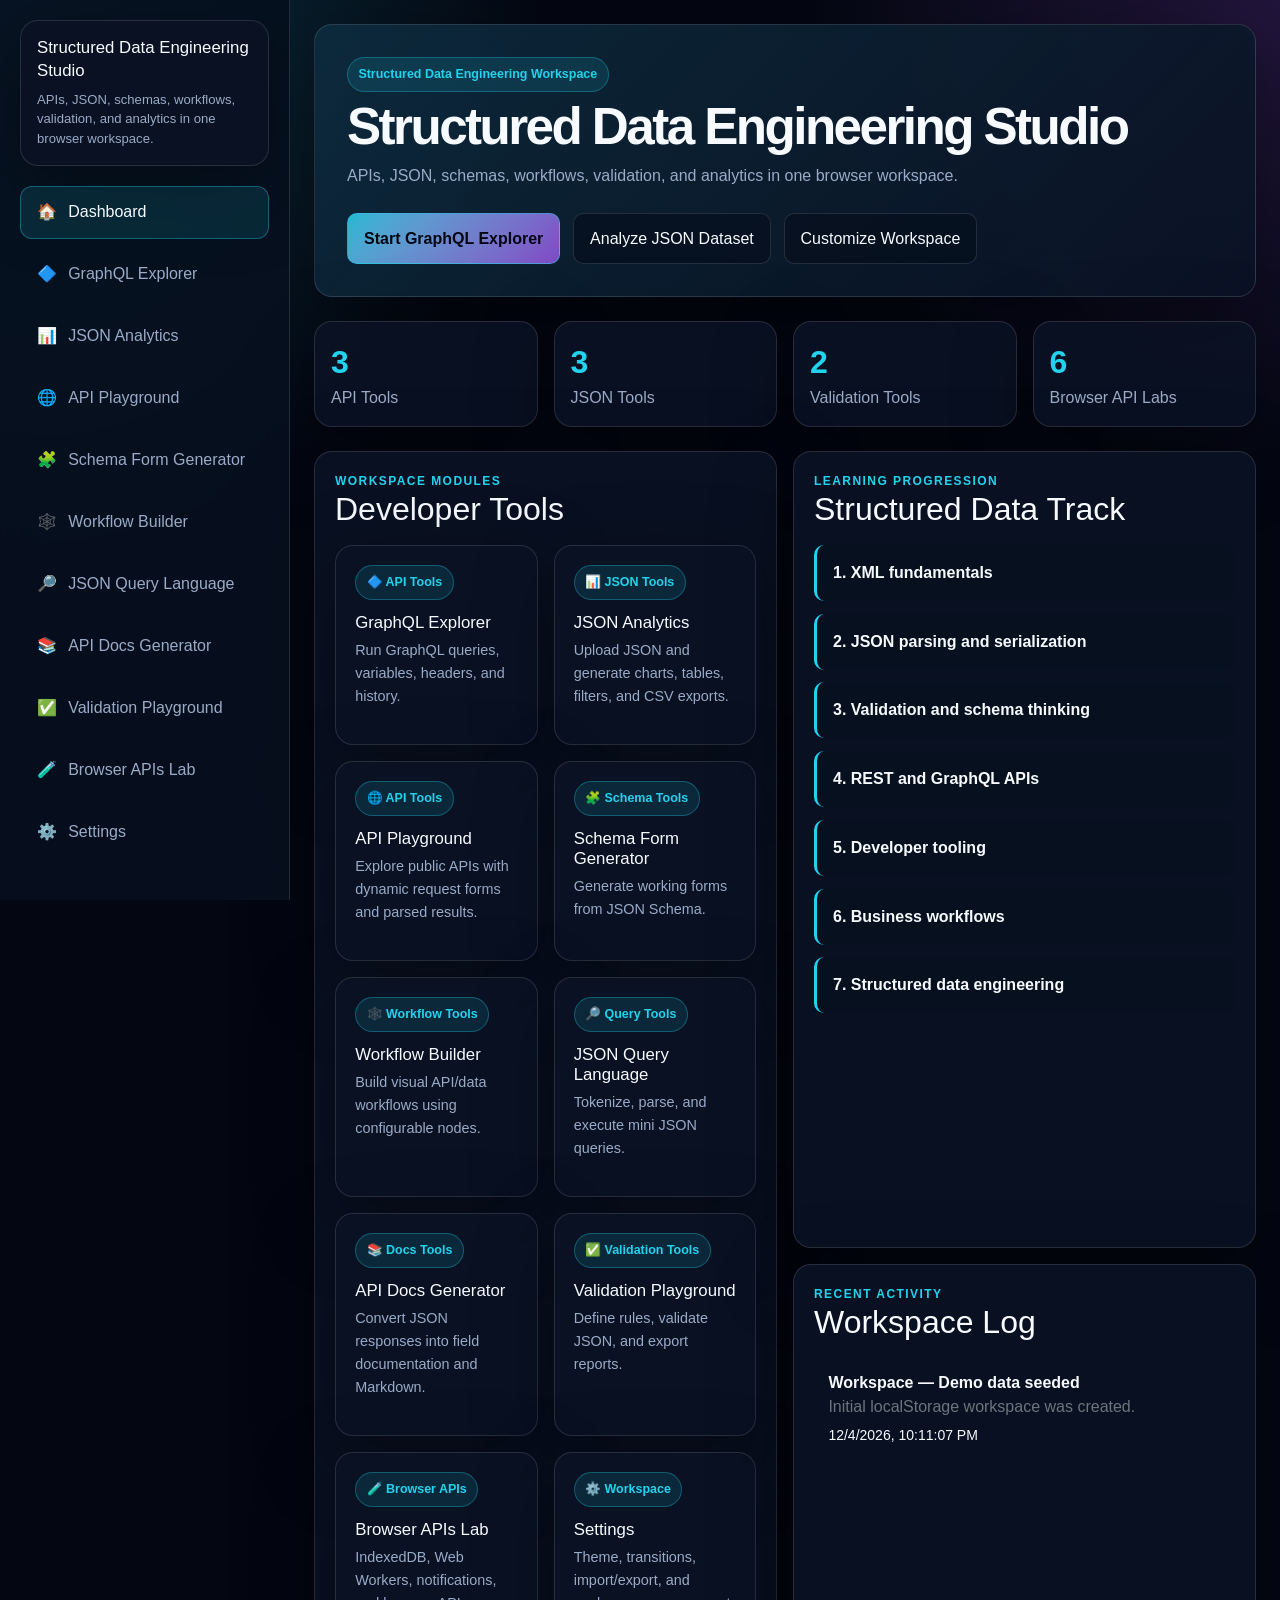
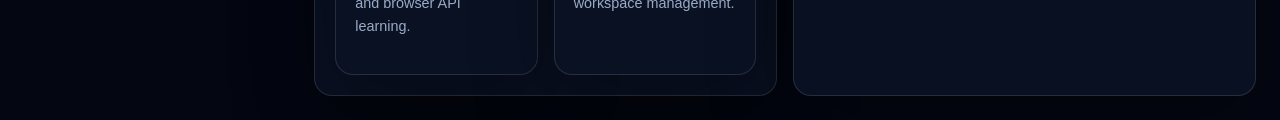
<file: index.html>
<!DOCTYPE html>
<html lang="en">

<head>
    <meta charset="UTF-8" />
    <meta name="viewport" content="width=device-width, initial-scale=1.0" />
    <title>Structured Data Engineering Studio</title>
    <link rel="icon" type="image/svg+xml" href="assets/favicon.svg" />
    <link rel="preconnect" href="https://fonts.googleapis.com" />
    <link rel="preconnect" href="https://fonts.gstatic.com" crossorigin />
    <link rel="stylesheet" href="https://fonts.googleapis.com/css2?family=Plus+Jakarta+Sans:wght@400;500;600;700;800&display=swap" />
    <meta name="description" content="A browser-based structured data engineering workspace with GraphQL explorer, JSON analytics, API playground, schema forms, workflow builder, JSON query language, API docs, validation, and browser API labs." />
    <link rel="canonical" href="https://fazal305.github.io/structured-data-engineering-studio/" />

    <meta property="og:type" content="website" />
    <meta property="og:url" content="https://fazal305.github.io/structured-data-engineering-studio/" />
    <meta property="og:title" content="Structured Data Engineering Studio" />
    <meta property="og:description" content="A browser-based structured data engineering workspace with GraphQL explorer, JSON analytics, API playground, schema forms, workflow builder, JSON query language, API docs, validation, and browser API labs." />

    <meta name="twitter:card" content="summary_large_image" />
    <meta name="twitter:title" content="Structured Data Engineering Studio" />
    <meta name="twitter:description" content="A browser-based structured data engineering workspace with GraphQL explorer, JSON analytics, API playground, schema forms, workflow builder, JSON query language, API docs, validation, and browser API labs." />

    <link href="https://cdn.jsdelivr.net/npm/bootstrap@5.3.3/dist/css/bootstrap.min.css" rel="stylesheet">
    <link rel="stylesheet" href="styles.css">
    <link rel="stylesheet" href="css/dashboard.css">
</head>

<body>
    <div class="app-shell">
        <div data-sidebar></div>

        <main class="main-content">
            <section id="dashboardHero"></section>

            <section class="grid grid-4 my-4" id="dashboardStats"></section>

            <section class="grid grid-2">
                <div class="card-panel">
                    <div class="page-kicker">Workspace Modules</div>
                    <h2>Developer Tools</h2>
                    <div class="grid grid-2 mt-3" id="moduleCards"></div>
                </div>

                <div class="grid">
                    <div class="card-panel">
                        <div class="page-kicker">Learning Progression</div>
                        <h2>Structured Data Track</h2>
                        <div class="track-list mt-3" id="learningTrack"></div>
                    </div>

                    <div class="card-panel">
                        <div class="page-kicker">Recent Activity</div>
                        <h2>Workspace Log</h2>
                        <div id="recentActivity" class="mt-3"></div>
                    </div>
                </div>
            </section>
        </main>
    </div>

    <script src="https://code.jquery.com/jquery-3.7.1.min.js"></script>
    <script src="js/shared.js"></script>
    <script src="js/dashboard.js"></script>
</body>

</html>
</file>
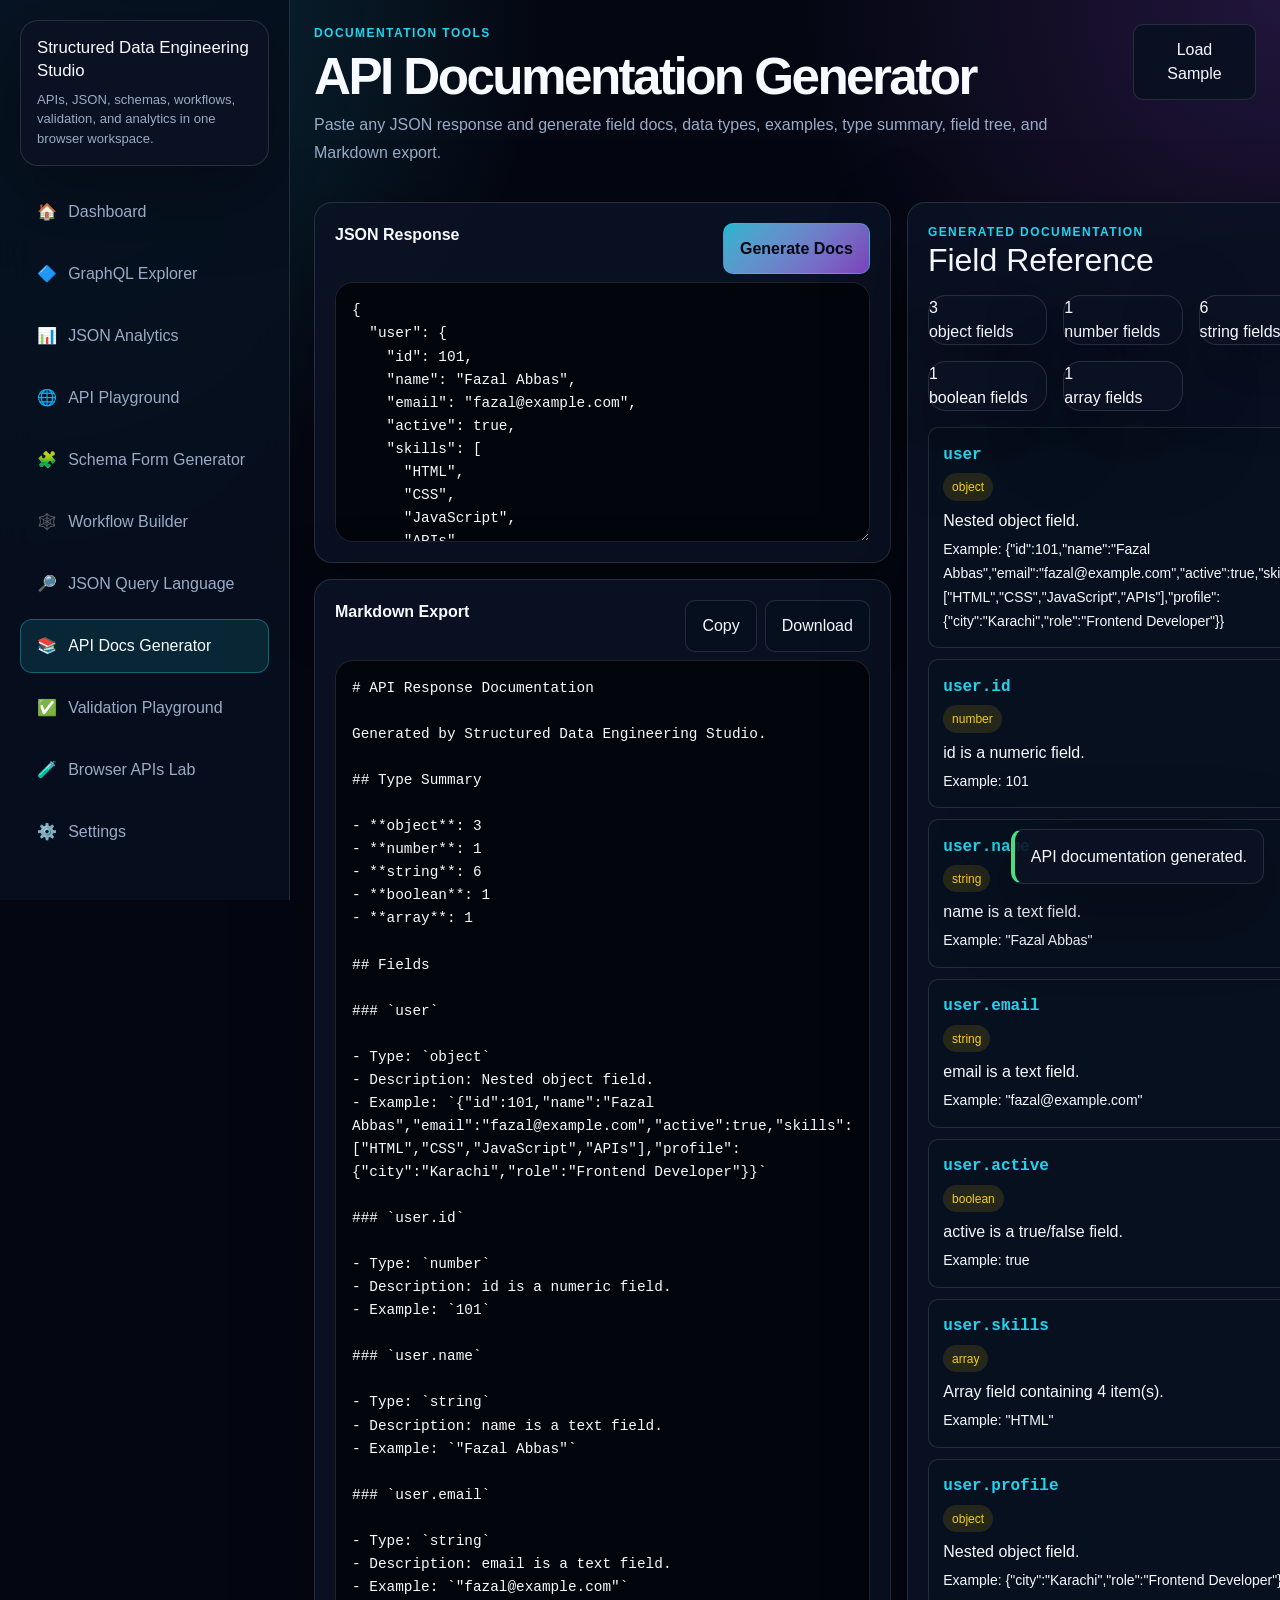
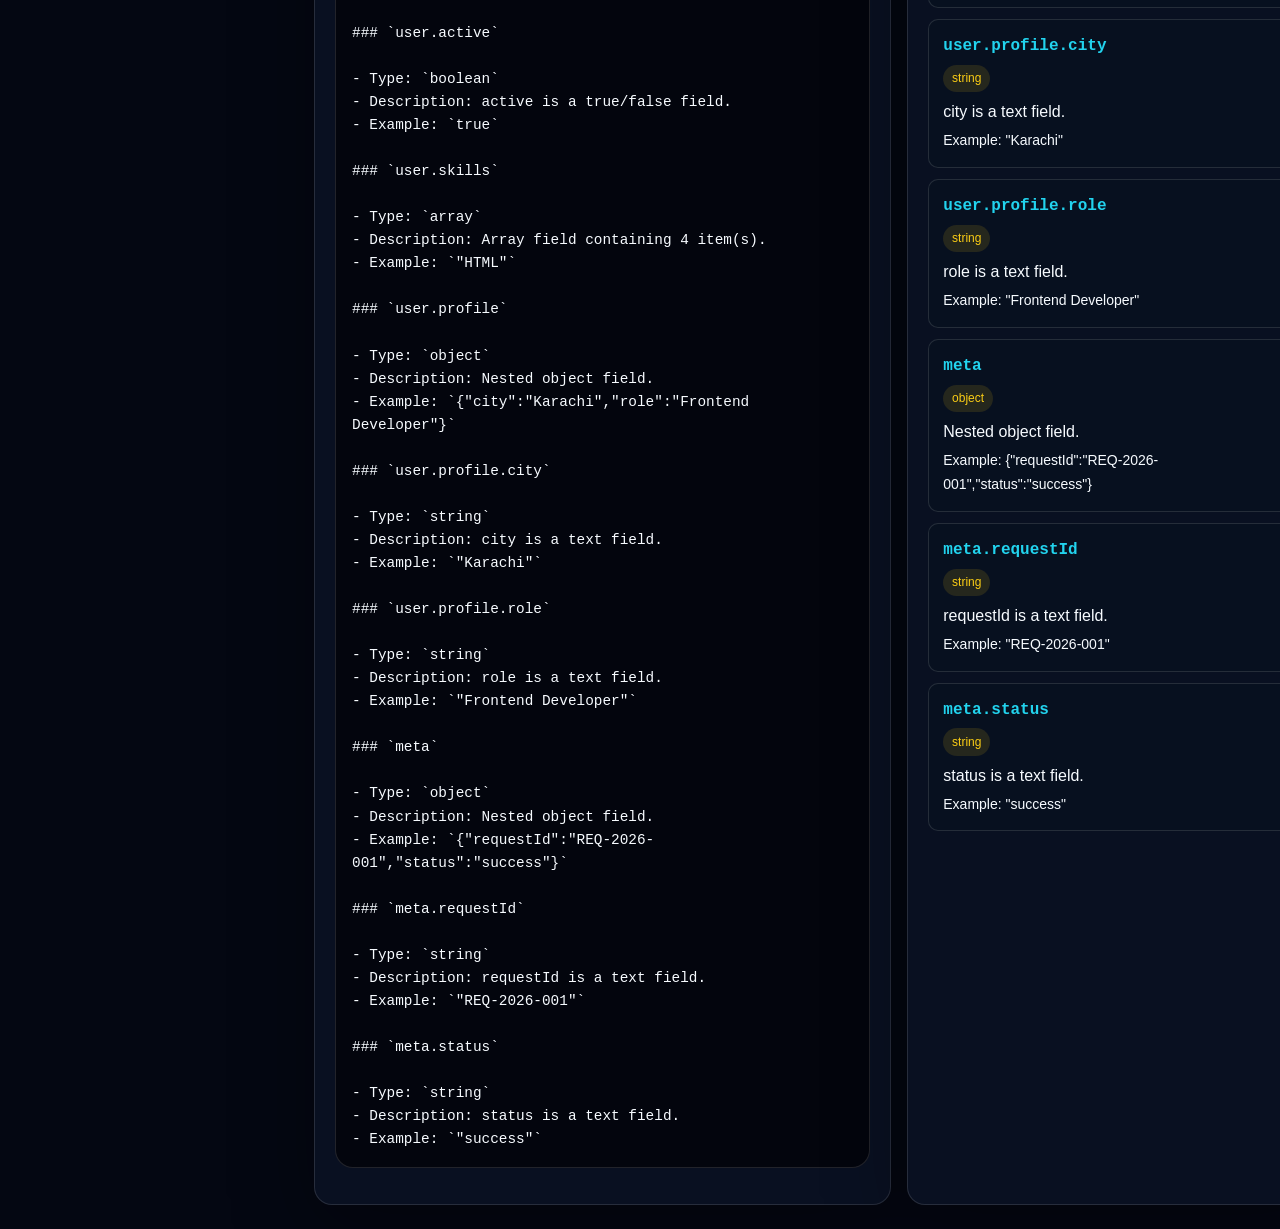
<file: api-doc-generator.html>
<!DOCTYPE html>
<html lang="en">

<head>
    <meta charset="UTF-8" />
    <meta name="viewport" content="width=device-width, initial-scale=1.0" />
    <title>API Documentation Generator | Structured Data Engineering Studio</title>
    <link rel="icon" type="image/svg+xml" href="assets/favicon.svg" />
    <link rel="preconnect" href="https://fonts.googleapis.com" />
    <link rel="preconnect" href="https://fonts.gstatic.com" crossorigin />
    <link rel="stylesheet" href="https://fonts.googleapis.com/css2?family=Plus+Jakarta+Sans:wght@400;500;600;700;800&display=swap" />
    <meta name="description" content="Generate API documentation from JSON responses in the API Documentation Generator, part of the Structured Data Engineering Studio's browser-based GraphQL, JSON, and API workspace." />
    <link rel="canonical" href="https://fazal305.github.io/structured-data-engineering-studio/api-doc-generator.html" />

    <meta property="og:type" content="website" />
    <meta property="og:url" content="https://fazal305.github.io/structured-data-engineering-studio/api-doc-generator.html" />
    <meta property="og:title" content="API Documentation Generator | Structured Data Engineering Studio" />
    <meta property="og:description" content="Generate API documentation from JSON responses in the API Documentation Generator, part of the Structured Data Engineering Studio's browser-based GraphQL, JSON, and API workspace." />

    <meta name="twitter:card" content="summary_large_image" />
    <meta name="twitter:title" content="API Documentation Generator | Structured Data Engineering Studio" />
    <meta name="twitter:description" content="Generate API documentation from JSON responses in the API Documentation Generator, part of the Structured Data Engineering Studio's browser-based GraphQL, JSON, and API workspace." />

    <link href="https://cdn.jsdelivr.net/npm/bootstrap@5.3.3/dist/css/bootstrap.min.css" rel="stylesheet">
    <link rel="stylesheet" href="styles.css">
    <link rel="stylesheet" href="css/api-doc-generator.css">
</head>

<body>
    <div class="app-shell">
        <div data-sidebar></div>

        <main class="main-content">
            <header class="page-header">
                <div>
                    <div class="page-kicker">Documentation Tools</div>
                    <h1 class="page-title">API Documentation Generator</h1>
                    <p class="page-subtitle">Paste any JSON response and generate field docs, data types, examples, type
                        summary, field tree, and Markdown export.</p>
                </div>
                <button class="btn-ghost" id="loadDocsSampleBtn">Load Sample</button>
            </header>

            <section class="docs-layout">
                <div class="grid">
                    <div class="card-panel">
                        <div class="d-flex justify-content-between gap-2 mb-2">
                            <strong>JSON Response</strong>
                            <button class="btn-app" id="generateDocsBtn">Generate Docs</button>
                        </div>
                        <textarea id="docsJsonInput" class="form-control code-input"></textarea>
                    </div>

                    <div class="card-panel">
                        <div class="d-flex flex-wrap justify-content-between gap-2 mb-2">
                            <strong>Markdown Export</strong>
                            <div class="d-flex gap-2">
                                <button class="btn-ghost" id="copyMarkdownBtn">Copy</button>
                                <button class="btn-ghost" id="downloadMarkdownBtn">Download</button>
                            </div>
                        </div>
                        <pre id="markdownOutput" class="code-output">Generate documentation to see Markdown.</pre>
                    </div>
                </div>

                <div class="card-panel">
                    <div class="page-kicker">Generated Documentation</div>
                    <h2>Field Reference</h2>
                    <div id="documentationOutput" class="mt-3"></div>
                </div>
            </section>
        </main>
    </div>

    <script src="https://code.jquery.com/jquery-3.7.1.min.js"></script>
    <script src="js/shared.js"></script>
    <script src="js/api-doc-generator.js"></script>
</body>

</html>
</file>
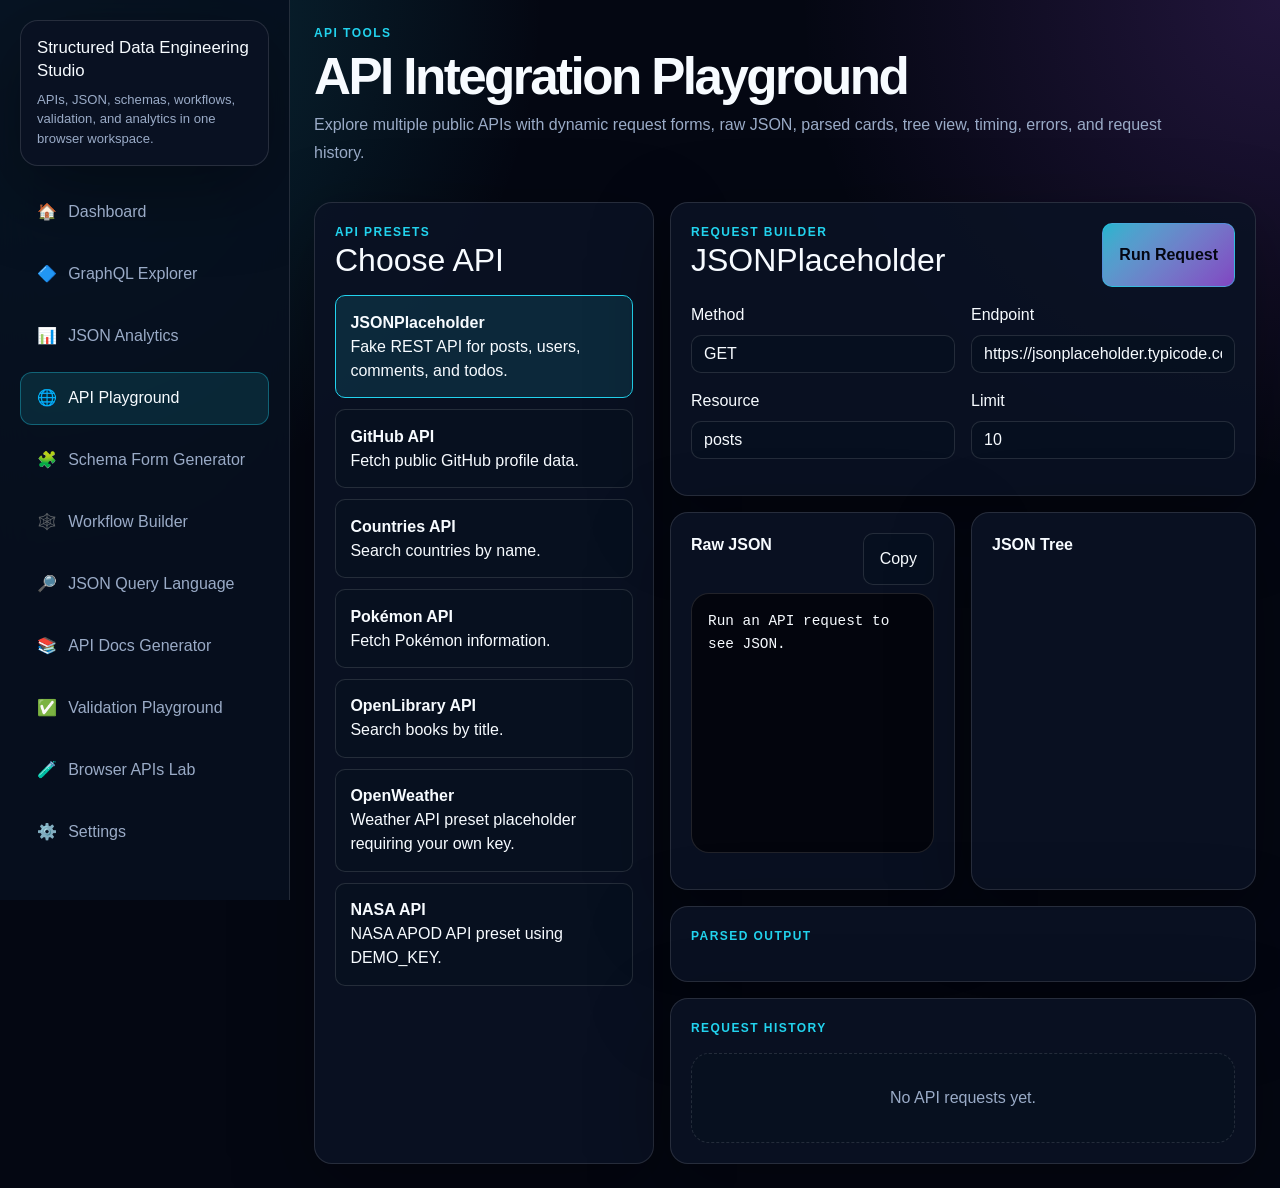
<file: api-playground.html>
<!DOCTYPE html>
<html lang="en">

<head>
    <meta charset="UTF-8" />
    <meta name="viewport" content="width=device-width, initial-scale=1.0" />
    <title>API Integration Playground | Structured Data Engineering Studio</title>
    <link rel="icon" type="image/svg+xml" href="assets/favicon.svg" />
    <link rel="preconnect" href="https://fonts.googleapis.com" />
    <link rel="preconnect" href="https://fonts.gstatic.com" crossorigin />
    <link rel="stylesheet" href="https://fonts.googleapis.com/css2?family=Plus+Jakarta+Sans:wght@400;500;600;700;800&display=swap" />
    <meta name="description" content="Test public REST API integrations in the API Integration Playground, part of the Structured Data Engineering Studio's browser-based GraphQL, JSON, and API workspace." />
    <link rel="canonical" href="https://fazal305.github.io/structured-data-engineering-studio/api-playground.html" />

    <meta property="og:type" content="website" />
    <meta property="og:url" content="https://fazal305.github.io/structured-data-engineering-studio/api-playground.html" />
    <meta property="og:title" content="API Integration Playground | Structured Data Engineering Studio" />
    <meta property="og:description" content="Test public REST API integrations in the API Integration Playground, part of the Structured Data Engineering Studio's browser-based GraphQL, JSON, and API workspace." />

    <meta name="twitter:card" content="summary_large_image" />
    <meta name="twitter:title" content="API Integration Playground | Structured Data Engineering Studio" />
    <meta name="twitter:description" content="Test public REST API integrations in the API Integration Playground, part of the Structured Data Engineering Studio's browser-based GraphQL, JSON, and API workspace." />

    <link href="https://cdn.jsdelivr.net/npm/bootstrap@5.3.3/dist/css/bootstrap.min.css" rel="stylesheet">
    <link rel="stylesheet" href="styles.css">
    <link rel="stylesheet" href="css/api-playground.css">
</head>

<body>
    <div class="app-shell">
        <div data-sidebar></div>

        <main class="main-content">
            <header class="page-header">
                <div>
                    <div class="page-kicker">API Tools</div>
                    <h1 class="page-title">API Integration Playground</h1>
                    <p class="page-subtitle">Explore multiple public APIs with dynamic request forms, raw JSON, parsed
                        cards, tree view, timing, errors, and request history.</p>
                </div>
            </header>

            <section class="api-layout">
                <aside class="card-panel">
                    <div class="page-kicker">API Presets</div>
                    <h2>Choose API</h2>
                    <div id="apiSelector" class="mt-3"></div>
                </aside>

                <section class="grid">
                    <div class="card-panel">
                        <div class="d-flex flex-wrap justify-content-between gap-2 mb-3">
                            <div>
                                <div class="page-kicker">Request Builder</div>
                                <h2 id="selectedApiTitle">API Request</h2>
                            </div>
                            <button class="btn-app" id="runApiBtn">Run Request</button>
                        </div>

                        <div id="apiRequestForm" class="grid grid-2"></div>
                        <div id="apiMeta" class="response-meta mt-3"></div>
                    </div>

                    <div class="grid grid-2">
                        <div class="card-panel">
                            <div class="d-flex justify-content-between gap-2 mb-2">
                                <strong>Raw JSON</strong>
                                <button class="btn-ghost" id="copyRawBtn">Copy</button>
                            </div>
                            <pre class="code-output" id="rawJsonOutput">Run an API request to see JSON.</pre>
                        </div>

                        <div class="card-panel">
                            <strong>JSON Tree</strong>
                            <div id="jsonTreeOutput" class="mt-3"></div>
                        </div>
                    </div>

                    <div class="card-panel">
                        <div class="page-kicker">Parsed Output</div>
                        <div id="parsedCards" class="grid grid-3 mt-3"></div>
                    </div>

                    <div class="card-panel">
                        <div class="page-kicker">Request History</div>
                        <div id="apiHistory" class="api-history mt-3"></div>
                    </div>
                </section>
            </section>
        </main>
    </div>

    <script src="https://code.jquery.com/jquery-3.7.1.min.js"></script>
    <script src="js/shared.js"></script>
    <script src="js/api-playground.js"></script>
</body>

</html>
</file>
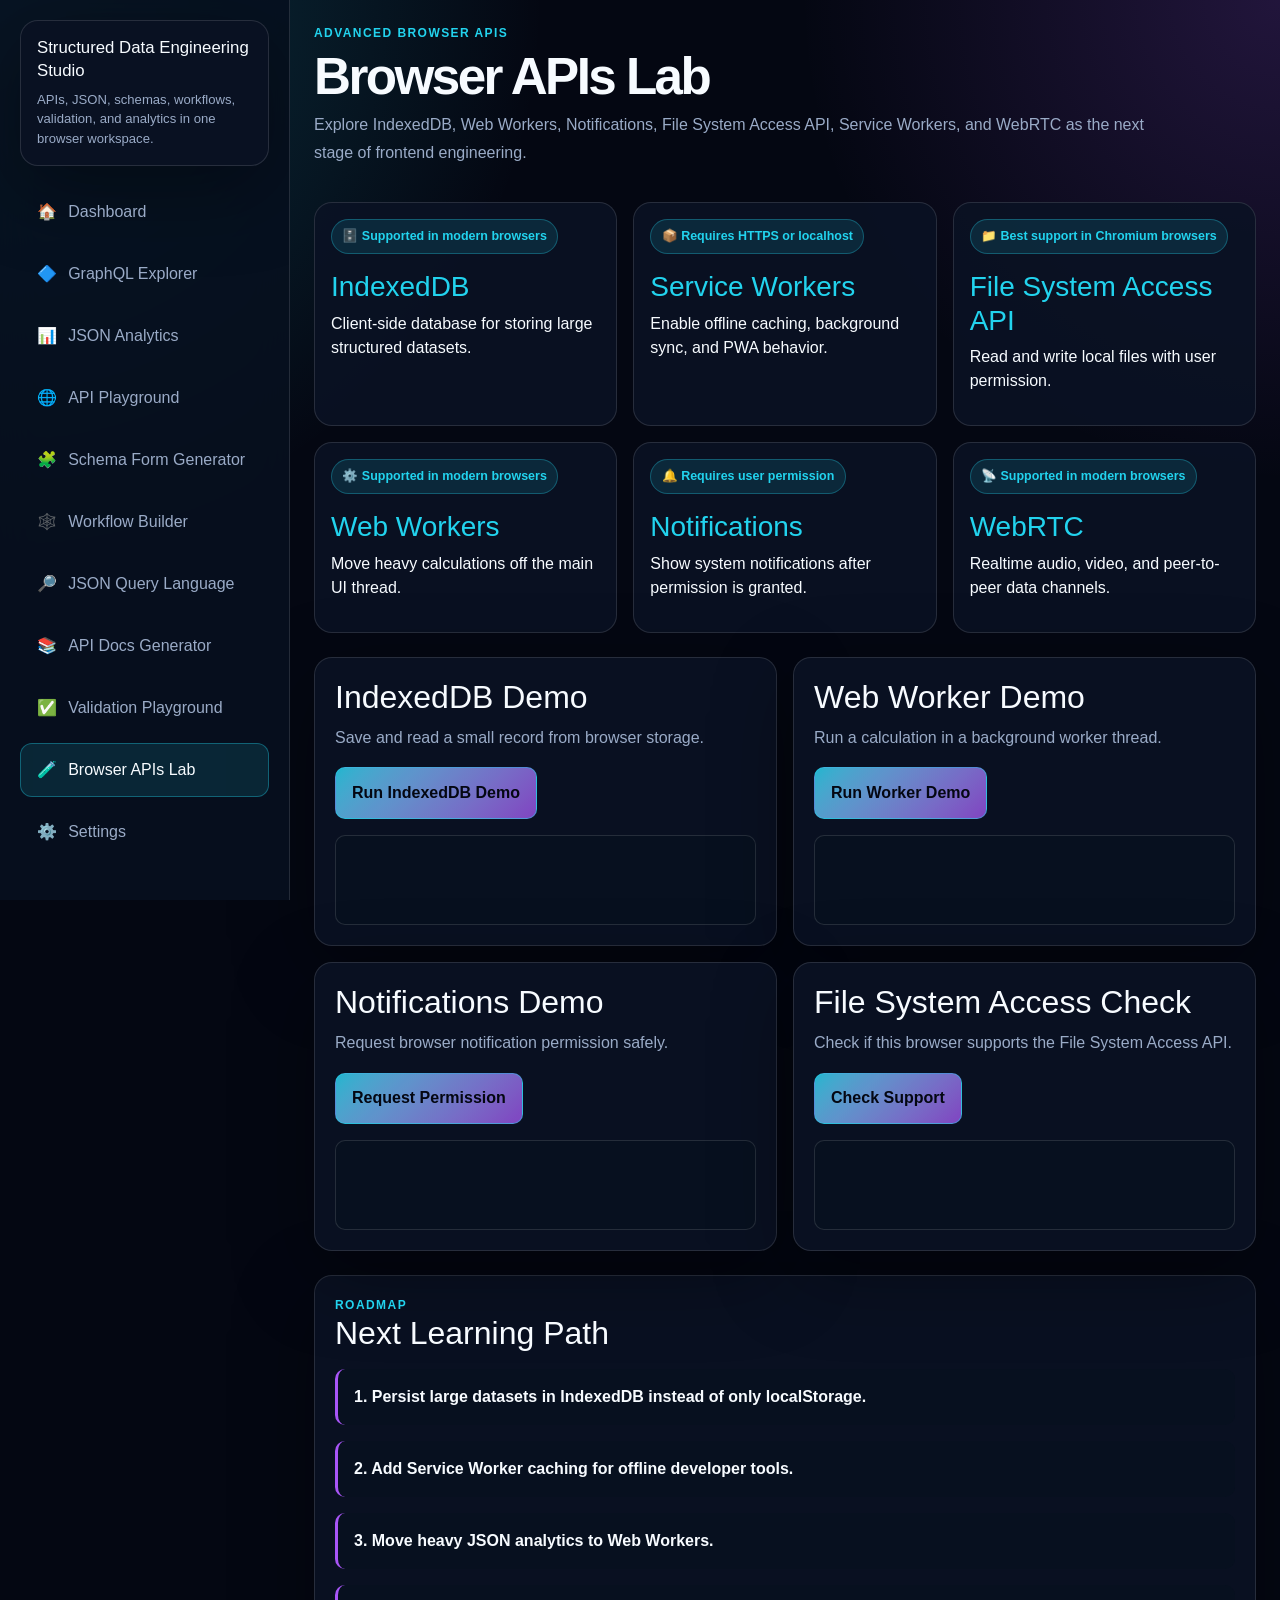
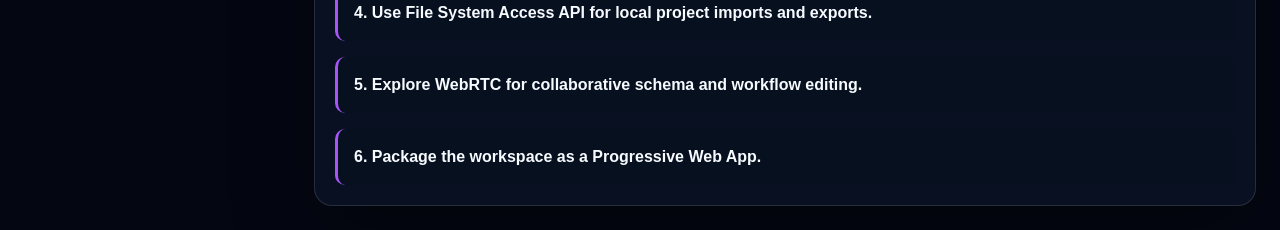
<file: browser-apis-lab.html>
<!DOCTYPE html>
<html lang="en">

<head>
    <meta charset="UTF-8" />
    <meta name="viewport" content="width=device-width, initial-scale=1.0" />
    <title>Advanced Browser APIs Lab | Structured Data Engineering Studio</title>
    <link rel="icon" type="image/svg+xml" href="assets/favicon.svg" />
    <link rel="preconnect" href="https://fonts.googleapis.com" />
    <link rel="preconnect" href="https://fonts.gstatic.com" crossorigin />
    <link rel="stylesheet" href="https://fonts.googleapis.com/css2?family=Plus+Jakarta+Sans:wght@400;500;600;700;800&display=swap" />
    <meta name="description" content="Explore IndexedDB, Web Workers, Notifications, and File System Access APIs in the Advanced Browser APIs Lab, part of the Structured Data Engineering Studio's browser-based GraphQL, JSON, and API workspace." />
    <link rel="canonical" href="https://fazal305.github.io/structured-data-engineering-studio/browser-apis-lab.html" />

    <meta property="og:type" content="website" />
    <meta property="og:url" content="https://fazal305.github.io/structured-data-engineering-studio/browser-apis-lab.html" />
    <meta property="og:title" content="Advanced Browser APIs Lab | Structured Data Engineering Studio" />
    <meta property="og:description" content="Explore IndexedDB, Web Workers, Notifications, and File System Access APIs in the Advanced Browser APIs Lab, part of the Structured Data Engineering Studio's browser-based GraphQL, JSON, and API workspace." />

    <meta name="twitter:card" content="summary_large_image" />
    <meta name="twitter:title" content="Advanced Browser APIs Lab | Structured Data Engineering Studio" />
    <meta name="twitter:description" content="Explore IndexedDB, Web Workers, Notifications, and File System Access APIs in the Advanced Browser APIs Lab, part of the Structured Data Engineering Studio's browser-based GraphQL, JSON, and API workspace." />

    <link href="https://cdn.jsdelivr.net/npm/bootstrap@5.3.3/dist/css/bootstrap.min.css" rel="stylesheet">
    <link rel="stylesheet" href="styles.css">
    <link rel="stylesheet" href="css/browser-apis-lab.css">
</head>

<body>
    <div class="app-shell">
        <div data-sidebar></div>

        <main class="main-content">
            <header class="page-header">
                <div>
                    <div class="page-kicker">Advanced Browser APIs</div>
                    <h1 class="page-title">Browser APIs Lab</h1>
                    <p class="page-subtitle">Explore IndexedDB, Web Workers, Notifications, File System Access API,
                        Service Workers, and WebRTC as the next stage of frontend engineering.</p>
                </div>
            </header>

            <section class="api-lab-grid mb-4" id="browserApiCards"></section>

            <section class="grid grid-2 mb-4">
                <div class="card-panel">
                    <h2>IndexedDB Demo</h2>
                    <p class="page-subtitle">Save and read a small record from browser storage.</p>
                    <button class="btn-app" id="runIndexedDbBtn">Run IndexedDB Demo</button>
                    <div class="demo-output mt-3" id="indexedDbOutput"></div>
                </div>

                <div class="card-panel">
                    <h2>Web Worker Demo</h2>
                    <p class="page-subtitle">Run a calculation in a background worker thread.</p>
                    <button class="btn-app" id="runWorkerBtn">Run Worker Demo</button>
                    <div class="demo-output mt-3" id="workerOutput"></div>
                </div>

                <div class="card-panel">
                    <h2>Notifications Demo</h2>
                    <p class="page-subtitle">Request browser notification permission safely.</p>
                    <button class="btn-app" id="notificationBtn">Request Permission</button>
                    <div class="demo-output mt-3" id="notificationOutput"></div>
                </div>

                <div class="card-panel">
                    <h2>File System Access Check</h2>
                    <p class="page-subtitle">Check if this browser supports the File System Access API.</p>
                    <button class="btn-app" id="fileSystemBtn">Check Support</button>
                    <div class="demo-output mt-3" id="fileSystemOutput"></div>
                </div>
            </section>

            <section class="card-panel">
                <div class="page-kicker">Roadmap</div>
                <h2>Next Learning Path</h2>
                <div id="nextLearningRoadmap" class="grid mt-3"></div>
            </section>
        </main>
    </div>

    <script src="https://code.jquery.com/jquery-3.7.1.min.js"></script>
    <script src="js/shared.js"></script>
    <script src="js/browser-apis-lab.js"></script>
</body>

</html>
</file>
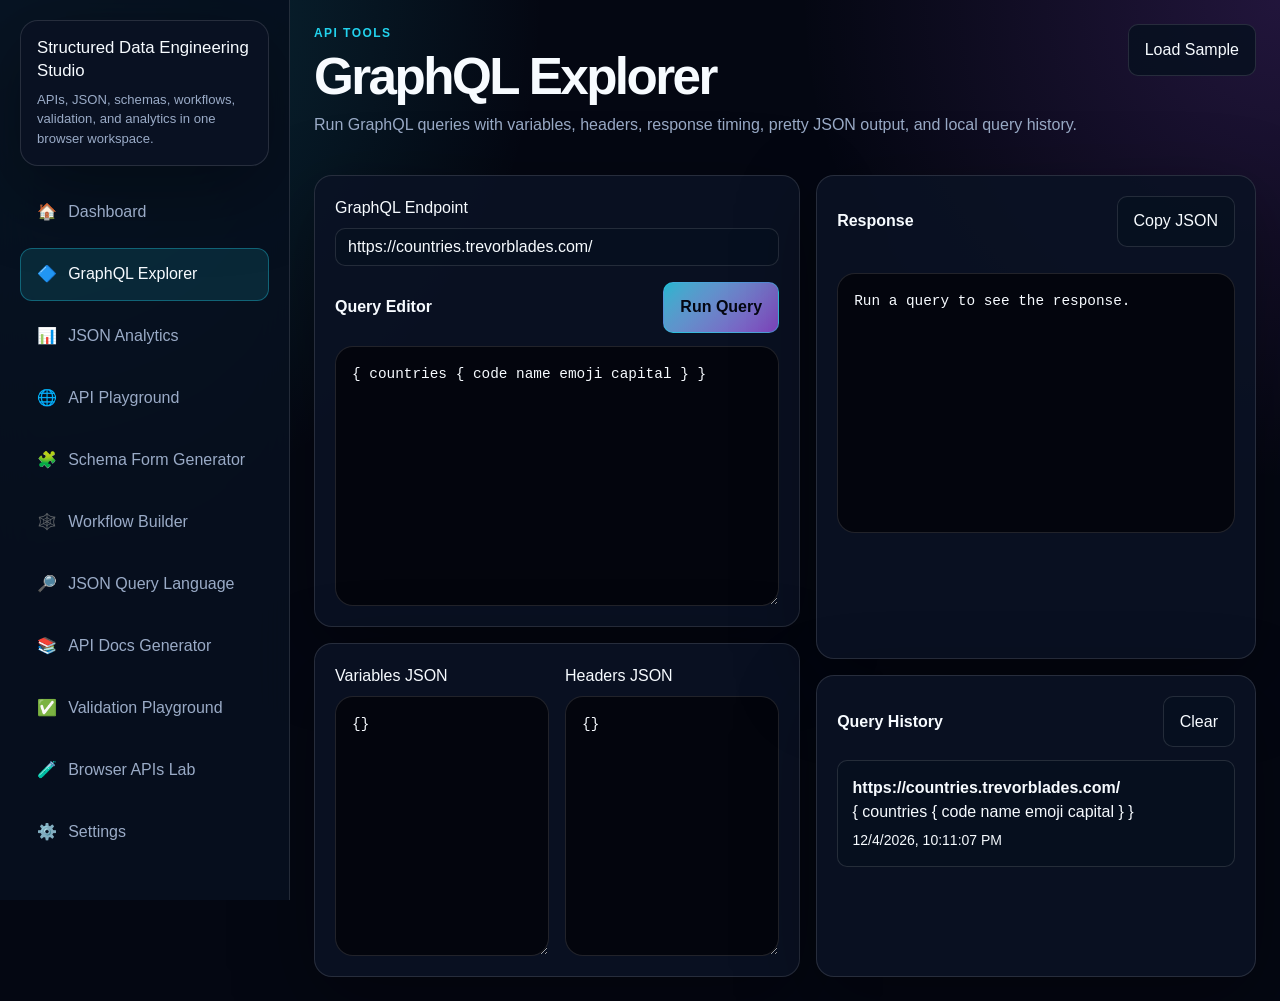
<file: graphql-explorer.html>
<!DOCTYPE html>
<html lang="en">

<head>
    <meta charset="UTF-8" />
    <meta name="viewport" content="width=device-width, initial-scale=1.0" />
    <title>GraphQL Explorer | Structured Data Engineering Studio</title>
    <link rel="icon" type="image/svg+xml" href="assets/favicon.svg" />
    <link rel="preconnect" href="https://fonts.googleapis.com" />
    <link rel="preconnect" href="https://fonts.gstatic.com" crossorigin />
    <link rel="stylesheet" href="https://fonts.googleapis.com/css2?family=Plus+Jakarta+Sans:wght@400;500;600;700;800&display=swap" />
    <meta name="description" content="Run and test GraphQL queries in the GraphQL Explorer, part of the Structured Data Engineering Studio's browser-based GraphQL, JSON, and API workspace." />
    <link rel="canonical" href="https://fazal305.github.io/structured-data-engineering-studio/graphql-explorer.html" />

    <meta property="og:type" content="website" />
    <meta property="og:url" content="https://fazal305.github.io/structured-data-engineering-studio/graphql-explorer.html" />
    <meta property="og:title" content="GraphQL Explorer | Structured Data Engineering Studio" />
    <meta property="og:description" content="Run and test GraphQL queries in the GraphQL Explorer, part of the Structured Data Engineering Studio's browser-based GraphQL, JSON, and API workspace." />

    <meta name="twitter:card" content="summary_large_image" />
    <meta name="twitter:title" content="GraphQL Explorer | Structured Data Engineering Studio" />
    <meta name="twitter:description" content="Run and test GraphQL queries in the GraphQL Explorer, part of the Structured Data Engineering Studio's browser-based GraphQL, JSON, and API workspace." />

    <link href="https://cdn.jsdelivr.net/npm/bootstrap@5.3.3/dist/css/bootstrap.min.css" rel="stylesheet">
    <link rel="stylesheet" href="styles.css">
    <link rel="stylesheet" href="css/graphql-explorer.css">
</head>

<body>
    <div class="app-shell">
        <div data-sidebar></div>

        <main class="main-content">
            <header class="page-header">
                <div>
                    <div class="page-kicker">API Tools</div>
                    <h1 class="page-title">GraphQL Explorer</h1>
                    <p class="page-subtitle">Run GraphQL queries with variables, headers, response timing, pretty JSON
                        output, and local query history.</p>
                </div>
                <button class="btn-ghost" id="loadSampleBtn">Load Sample</button>
            </header>

            <section class="graphql-layout">
                <div class="grid">
                    <div class="card-panel">
                        <label class="form-label">GraphQL Endpoint</label>
                        <input id="graphqlEndpoint" class="form-control" value="https://countries.trevorblades.com/" />

                        <div class="editor-toolbar mt-3">
                            <strong>Query Editor</strong>
                            <button class="btn-app" id="runGraphqlBtn">Run Query</button>
                        </div>

                        <textarea id="graphqlQuery"
                            class="form-control code-input">{ countries { code name emoji capital } }</textarea>
                    </div>

                    <div class="card-panel">
                        <div class="grid grid-2">
                            <div>
                                <label class="form-label">Variables JSON</label>
                                <textarea id="graphqlVariables" class="form-control code-input">{}</textarea>
                            </div>
                            <div>
                                <label class="form-label">Headers JSON</label>
                                <textarea id="graphqlHeaders" class="form-control code-input">{}</textarea>
                            </div>
                        </div>
                    </div>
                </div>

                <div class="grid">
                    <div class="card-panel">
                        <div class="response-toolbar">
                            <strong>Response</strong>
                            <button class="btn-ghost" id="copyResponseBtn">Copy JSON</button>
                        </div>
                        <div class="response-meta" id="responseMeta"></div>
                        <pre class="code-output" id="graphqlResponse">Run a query to see the response.</pre>
                    </div>

                    <div class="card-panel">
                        <div class="response-toolbar">
                            <strong>Query History</strong>
                            <button class="btn-ghost" id="clearHistoryBtn">Clear</button>
                        </div>
                        <div class="history-list" id="graphqlHistory"></div>
                    </div>
                </div>
            </section>
        </main>
    </div>

    <script src="https://code.jquery.com/jquery-3.7.1.min.js"></script>
    <script src="js/shared.js"></script>
    <script src="js/graphql-explorer.js"></script>
</body>

</html>
</file>
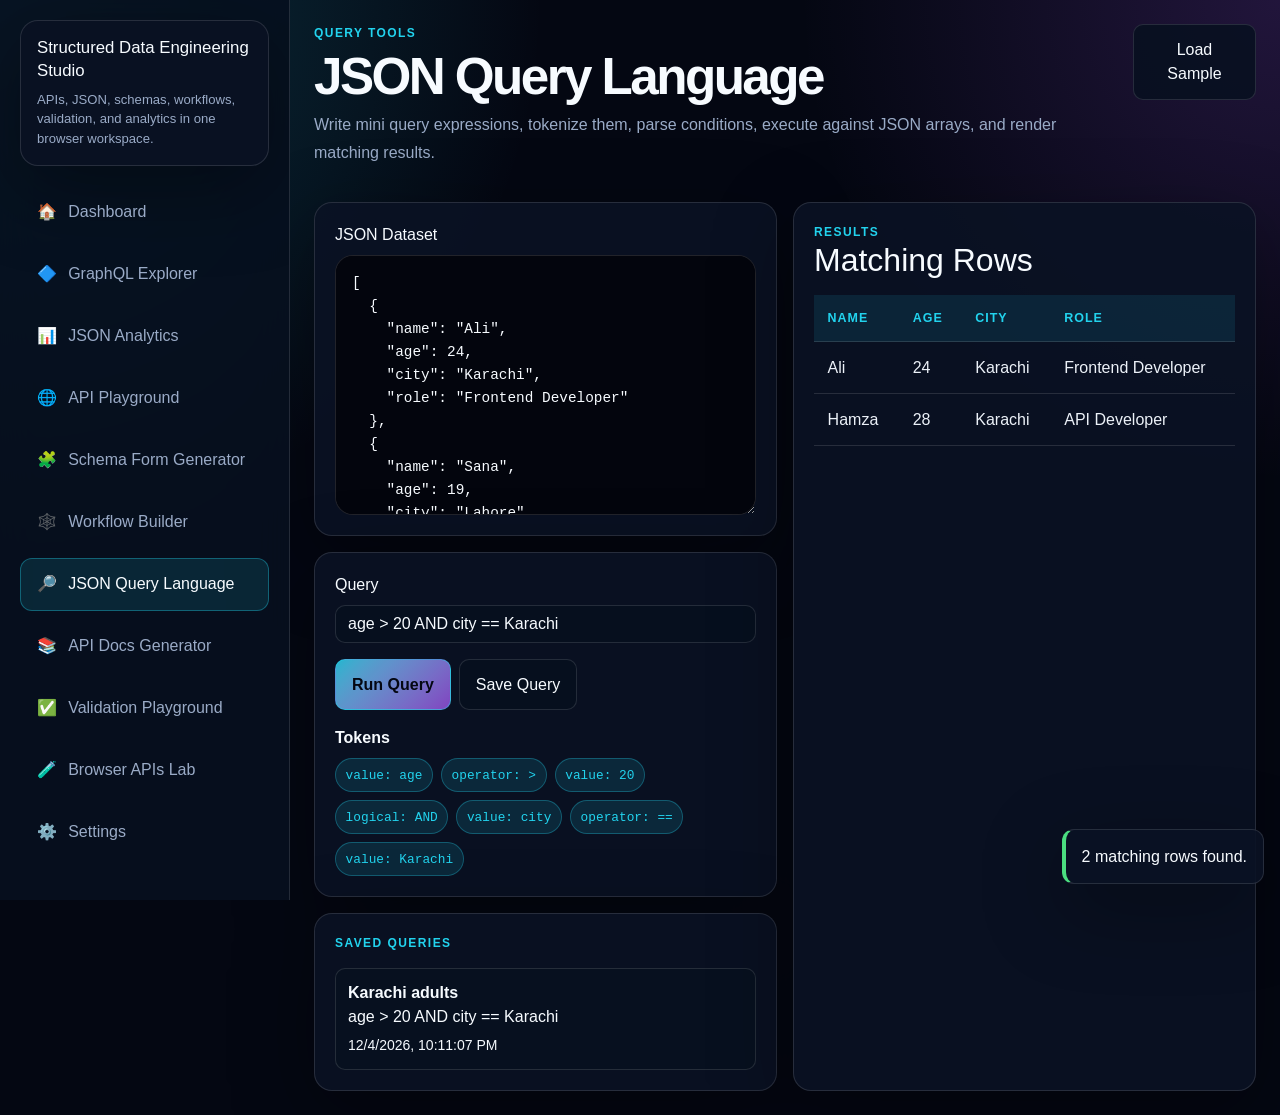
<file: json-query-language.html>
<!DOCTYPE html>
<html lang="en">

<head>
    <meta charset="UTF-8" />
    <meta name="viewport" content="width=device-width, initial-scale=1.0" />
    <title>JSON Query Language | Structured Data Engineering Studio</title>
    <link rel="icon" type="image/svg+xml" href="assets/favicon.svg" />
    <link rel="preconnect" href="https://fonts.googleapis.com" />
    <link rel="preconnect" href="https://fonts.gstatic.com" crossorigin />
    <link rel="stylesheet" href="https://fonts.googleapis.com/css2?family=Plus+Jakarta+Sans:wght@400;500;600;700;800&display=swap" />
    <meta name="description" content="Query JSON data with a custom tokenizer, parser, and executor in the JSON Query Language module, part of the Structured Data Engineering Studio's browser-based GraphQL, JSON, and API workspace." />
    <link rel="canonical" href="https://fazal305.github.io/structured-data-engineering-studio/json-query-language.html" />

    <meta property="og:type" content="website" />
    <meta property="og:url" content="https://fazal305.github.io/structured-data-engineering-studio/json-query-language.html" />
    <meta property="og:title" content="JSON Query Language | Structured Data Engineering Studio" />
    <meta property="og:description" content="Query JSON data with a custom tokenizer, parser, and executor in the JSON Query Language module, part of the Structured Data Engineering Studio's browser-based GraphQL, JSON, and API workspace." />

    <meta name="twitter:card" content="summary_large_image" />
    <meta name="twitter:title" content="JSON Query Language | Structured Data Engineering Studio" />
    <meta name="twitter:description" content="Query JSON data with a custom tokenizer, parser, and executor in the JSON Query Language module, part of the Structured Data Engineering Studio's browser-based GraphQL, JSON, and API workspace." />

    <link href="https://cdn.jsdelivr.net/npm/bootstrap@5.3.3/dist/css/bootstrap.min.css" rel="stylesheet">
    <link rel="stylesheet" href="styles.css">
    <link rel="stylesheet" href="css/json-query-language.css">
</head>

<body>
    <div class="app-shell">
        <div data-sidebar></div>

        <main class="main-content">
            <header class="page-header">
                <div>
                    <div class="page-kicker">Query Tools</div>
                    <h1 class="page-title">JSON Query Language</h1>
                    <p class="page-subtitle">Write mini query expressions, tokenize them, parse conditions, execute
                        against JSON arrays, and render matching results.</p>
                </div>
                <button class="btn-ghost" id="loadQuerySampleBtn">Load Sample</button>
            </header>

            <section class="query-layout">
                <div class="grid">
                    <div class="card-panel">
                        <label class="form-label">JSON Dataset</label>
                        <textarea id="queryDatasetInput" class="form-control code-input"></textarea>
                    </div>

                    <div class="card-panel">
                        <label class="form-label">Query</label>
                        <input id="jsonQueryInput" class="form-control" placeholder="age > 20 AND city == Karachi">

                        <div class="d-flex flex-wrap gap-2 mt-3">
                            <button class="btn-app" id="runJsonQueryBtn">Run Query</button>
                            <button class="btn-ghost" id="saveJsonQueryBtn">Save Query</button>
                        </div>

                        <div class="mt-3">
                            <strong>Tokens</strong>
                            <div id="tokenOutput" class="token-list mt-2"></div>
                        </div>
                    </div>

                    <div class="card-panel">
                        <div class="page-kicker">Saved Queries</div>
                        <div id="savedQueries" class="grid mt-3"></div>
                    </div>
                </div>

                <div class="card-panel">
                    <div class="page-kicker">Results</div>
                    <h2>Matching Rows</h2>
                    <div id="queryResults" class="table-scroll mt-3"></div>
                </div>
            </section>
        </main>
    </div>

    <script src="https://code.jquery.com/jquery-3.7.1.min.js"></script>
    <script src="js/shared.js"></script>
    <script src="js/json-query-language.js"></script>
</body>

</html>
</file>
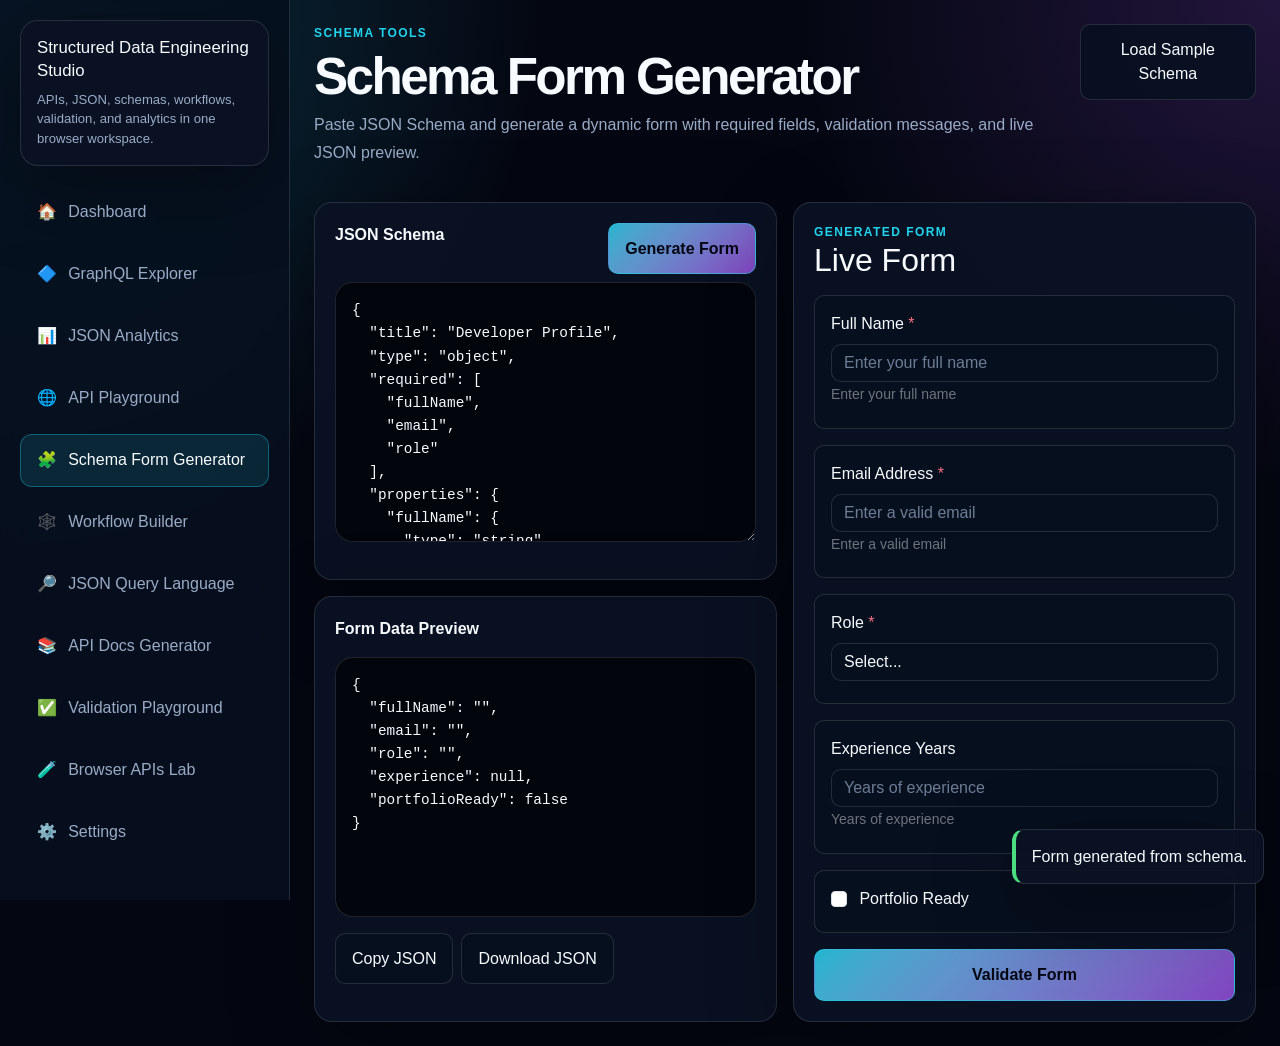
<file: schema-form-generator.html>
<!DOCTYPE html>
<html lang="en">

<head>
    <meta charset="UTF-8" />
    <meta name="viewport" content="width=device-width, initial-scale=1.0" />
    <title>Schema Form Generator | Structured Data Engineering Studio</title>
    <link rel="icon" type="image/svg+xml" href="assets/favicon.svg" />
    <link rel="preconnect" href="https://fonts.googleapis.com" />
    <link rel="preconnect" href="https://fonts.gstatic.com" crossorigin />
    <link rel="stylesheet" href="https://fonts.googleapis.com/css2?family=Plus+Jakarta+Sans:wght@400;500;600;700;800&display=swap" />
    <meta name="description" content="Generate live forms from JSON Schema definitions in the Schema Form Generator, part of the Structured Data Engineering Studio's browser-based GraphQL, JSON, and API workspace." />
    <link rel="canonical" href="https://fazal305.github.io/structured-data-engineering-studio/schema-form-generator.html" />

    <meta property="og:type" content="website" />
    <meta property="og:url" content="https://fazal305.github.io/structured-data-engineering-studio/schema-form-generator.html" />
    <meta property="og:title" content="Schema Form Generator | Structured Data Engineering Studio" />
    <meta property="og:description" content="Generate live forms from JSON Schema definitions in the Schema Form Generator, part of the Structured Data Engineering Studio's browser-based GraphQL, JSON, and API workspace." />

    <meta name="twitter:card" content="summary_large_image" />
    <meta name="twitter:title" content="Schema Form Generator | Structured Data Engineering Studio" />
    <meta name="twitter:description" content="Generate live forms from JSON Schema definitions in the Schema Form Generator, part of the Structured Data Engineering Studio's browser-based GraphQL, JSON, and API workspace." />

    <link href="https://cdn.jsdelivr.net/npm/bootstrap@5.3.3/dist/css/bootstrap.min.css" rel="stylesheet">
    <link rel="stylesheet" href="styles.css">
    <link rel="stylesheet" href="css/schema-form-generator.css">
</head>

<body>
    <div class="app-shell">
        <div data-sidebar></div>

        <main class="main-content">
            <header class="page-header">
                <div>
                    <div class="page-kicker">Schema Tools</div>
                    <h1 class="page-title">Schema Form Generator</h1>
                    <p class="page-subtitle">Paste JSON Schema and generate a dynamic form with required fields,
                        validation messages, and live JSON preview.</p>
                </div>
                <button class="btn-ghost" id="loadSampleSchemaBtn">Load Sample Schema</button>
            </header>

            <section class="schema-layout">
                <div class="grid">
                    <div class="card-panel">
                        <div class="d-flex justify-content-between gap-2 mb-2">
                            <strong>JSON Schema</strong>
                            <button class="btn-app" id="generateFormBtn">Generate Form</button>
                        </div>
                        <textarea id="schemaInput" class="form-control code-input"></textarea>
                    </div>

                    <div class="card-panel">
                        <strong>Form Data Preview</strong>
                        <pre id="formDataPreview" class="code-output mt-3">{}</pre>
                        <div class="d-flex flex-wrap gap-2 mt-3">
                            <button class="btn-ghost" id="copyFormDataBtn">Copy JSON</button>
                            <button class="btn-ghost" id="downloadFormDataBtn">Download JSON</button>
                        </div>
                    </div>
                </div>

                <div class="card-panel">
                    <div class="page-kicker">Generated Form</div>
                    <h2>Live Form</h2>
                    <form id="generatedForm" class="generated-form mt-3"></form>
                </div>
            </section>
        </main>
    </div>

    <script src="https://code.jquery.com/jquery-3.7.1.min.js"></script>
    <script src="js/shared.js"></script>
    <script src="js/schema-form-generator.js"></script>
</body>

</html>
</file>
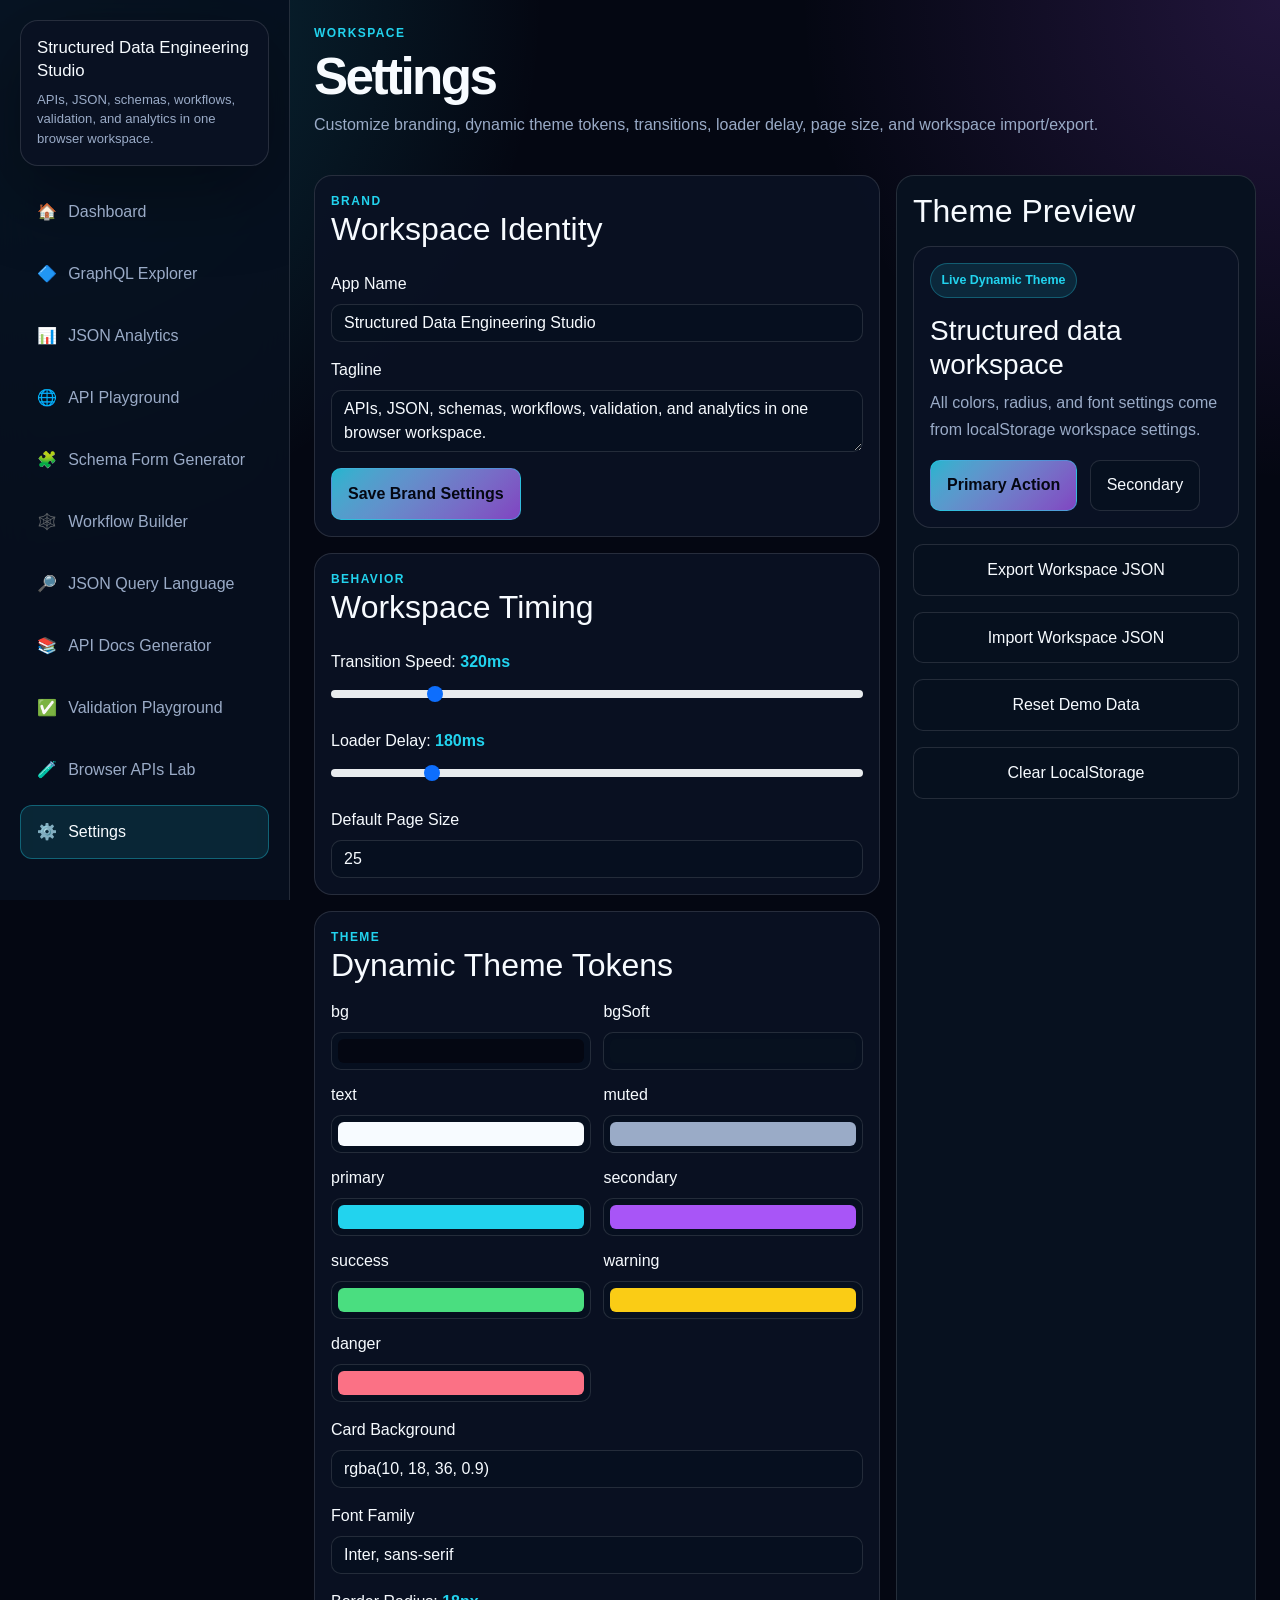
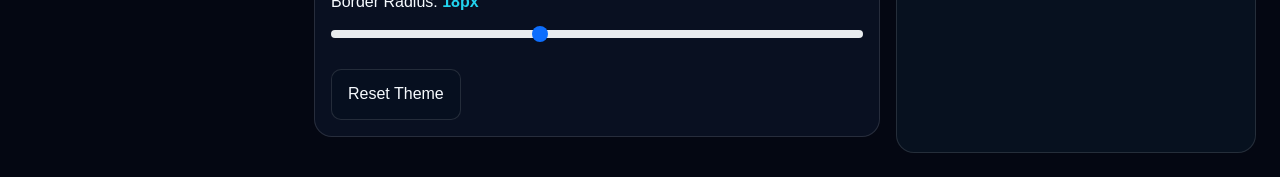
<file: settings.html>
<!DOCTYPE html>
<html lang="en">

<head>
    <meta charset="UTF-8" />
    <meta name="viewport" content="width=device-width, initial-scale=1.0" />
    <title>Settings | Structured Data Engineering Studio</title>
    <link rel="icon" type="image/svg+xml" href="assets/favicon.svg" />
    <link rel="preconnect" href="https://fonts.googleapis.com" />
    <link rel="preconnect" href="https://fonts.gstatic.com" crossorigin />
    <link rel="stylesheet" href="https://fonts.googleapis.com/css2?family=Plus+Jakarta+Sans:wght@400;500;600;700;800&display=swap" />
    <meta name="description" content="Customize theme, colors, and workspace preferences for the Structured Data Engineering Studio, a browser-based GraphQL, JSON, and API tooling workspace." />
    <link rel="canonical" href="https://fazal305.github.io/structured-data-engineering-studio/settings.html" />

    <meta property="og:type" content="website" />
    <meta property="og:url" content="https://fazal305.github.io/structured-data-engineering-studio/settings.html" />
    <meta property="og:title" content="Settings | Structured Data Engineering Studio" />
    <meta property="og:description" content="Customize theme, colors, and workspace preferences for the Structured Data Engineering Studio, a browser-based GraphQL, JSON, and API tooling workspace." />

    <meta name="twitter:card" content="summary_large_image" />
    <meta name="twitter:title" content="Settings | Structured Data Engineering Studio" />
    <meta name="twitter:description" content="Customize theme, colors, and workspace preferences for the Structured Data Engineering Studio, a browser-based GraphQL, JSON, and API tooling workspace." />

    <link href="https://cdn.jsdelivr.net/npm/bootstrap@5.3.3/dist/css/bootstrap.min.css" rel="stylesheet">
    <link rel="stylesheet" href="styles.css">
    <link rel="stylesheet" href="css/settings.css">
</head>

<body>
    <div class="app-shell">
        <div data-sidebar></div>

        <main class="main-content">
            <header class="page-header">
                <div>
                    <div class="page-kicker">Workspace</div>
                    <h1 class="page-title">Settings</h1>
                    <p class="page-subtitle">Customize branding, dynamic theme tokens, transitions, loader delay, page
                        size, and workspace import/export.</p>
                </div>
            </header>

            <section class="settings-layout">
                <div>
                    <div id="settingsForm"></div>
                    <div id="themeCustomizer"></div>
                </div>

                <aside class="theme-preview">
                    <h2>Theme Preview</h2>
                    <div class="preview-card mt-3">
                        <span class="badge-soft">Live Dynamic Theme</span>
                        <h3 class="mt-3">Structured data workspace</h3>
                        <p class="page-subtitle">All colors, radius, and font settings come from localStorage workspace
                            settings.</p>
                        <button class="btn-app">Primary Action</button>
                        <button class="btn-ghost ms-2">Secondary</button>
                    </div>

                    <div class="grid mt-3">
                        <button class="btn-ghost" id="exportWorkspaceBtn">Export Workspace JSON</button>
                        <label class="btn-ghost text-center">
                            Import Workspace JSON
                            <input type="file" id="importWorkspaceInput" accept=".json,application/json" hidden>
                        </label>
                        <button class="btn-ghost" id="resetDemoBtn">Reset Demo Data</button>
                        <button class="btn-ghost" id="clearWorkspaceBtn">Clear LocalStorage</button>
                    </div>
                </aside>
            </section>
        </main>
    </div>

    <script src="https://code.jquery.com/jquery-3.7.1.min.js"></script>
    <script src="js/shared.js"></script>
    <script src="js/settings.js"></script>
</body>

</html>
</file>
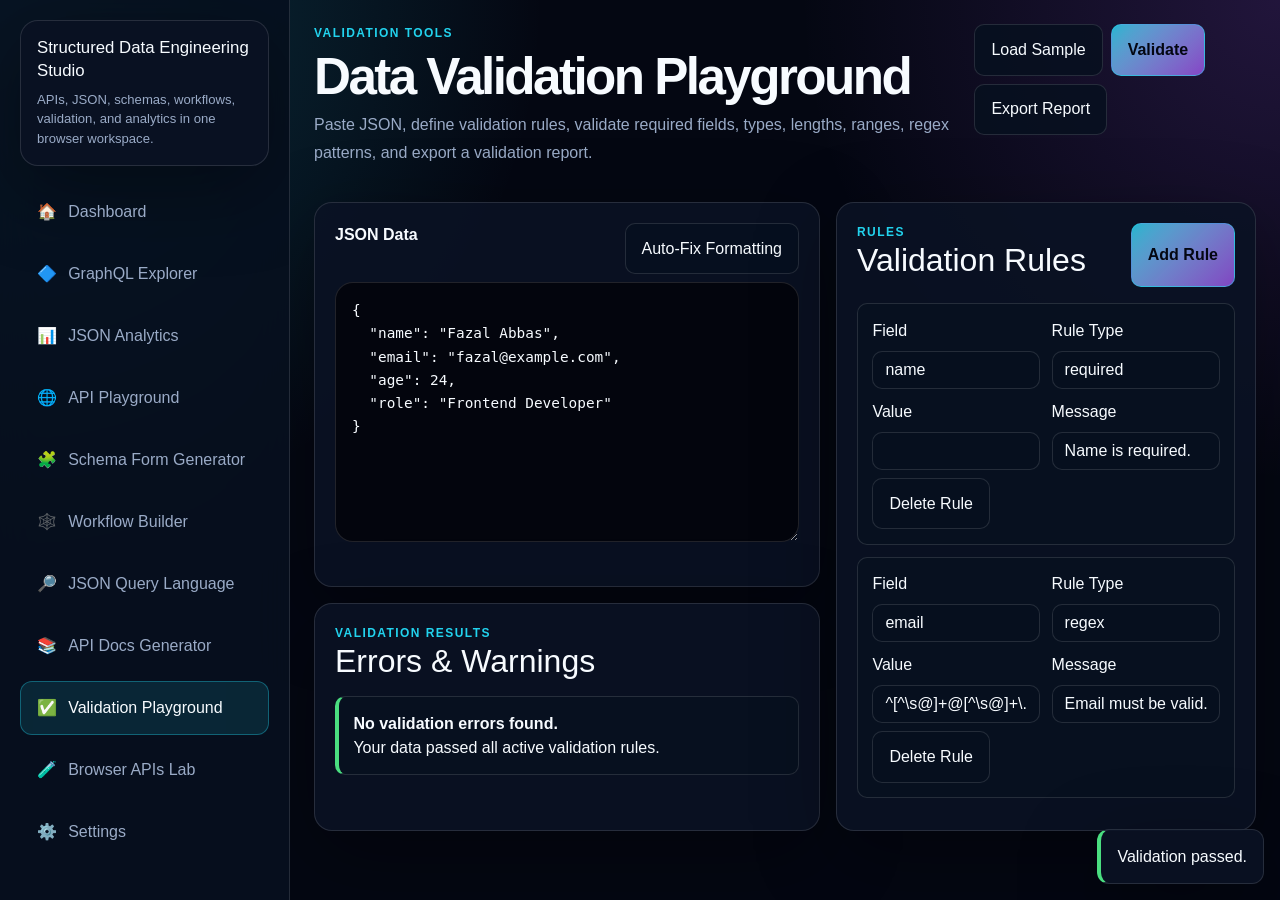
<file: validation-playground.html>
<!DOCTYPE html>
<html lang="en">

<head>
    <meta charset="UTF-8" />
    <meta name="viewport" content="width=device-width, initial-scale=1.0" />
    <title>Data Validation Playground | Structured Data Engineering Studio</title>
    <link rel="icon" type="image/svg+xml" href="assets/favicon.svg" />
    <link rel="preconnect" href="https://fonts.googleapis.com" />
    <link rel="preconnect" href="https://fonts.gstatic.com" crossorigin />
    <link rel="stylesheet" href="https://fonts.googleapis.com/css2?family=Plus+Jakarta+Sans:wght@400;500;600;700;800&display=swap" />
    <meta name="description" content="Validate JSON data against custom rule objects in the Data Validation Playground, part of the Structured Data Engineering Studio's browser-based GraphQL, JSON, and API workspace." />
    <link rel="canonical" href="https://fazal305.github.io/structured-data-engineering-studio/validation-playground.html" />

    <meta property="og:type" content="website" />
    <meta property="og:url" content="https://fazal305.github.io/structured-data-engineering-studio/validation-playground.html" />
    <meta property="og:title" content="Data Validation Playground | Structured Data Engineering Studio" />
    <meta property="og:description" content="Validate JSON data against custom rule objects in the Data Validation Playground, part of the Structured Data Engineering Studio's browser-based GraphQL, JSON, and API workspace." />

    <meta name="twitter:card" content="summary_large_image" />
    <meta name="twitter:title" content="Data Validation Playground | Structured Data Engineering Studio" />
    <meta name="twitter:description" content="Validate JSON data against custom rule objects in the Data Validation Playground, part of the Structured Data Engineering Studio's browser-based GraphQL, JSON, and API workspace." />

    <link href="https://cdn.jsdelivr.net/npm/bootstrap@5.3.3/dist/css/bootstrap.min.css" rel="stylesheet">
    <link rel="stylesheet" href="styles.css">
    <link rel="stylesheet" href="css/validation-playground.css">
</head>

<body>
    <div class="app-shell">
        <div data-sidebar></div>

        <main class="main-content">
            <header class="page-header">
                <div>
                    <div class="page-kicker">Validation Tools</div>
                    <h1 class="page-title">Data Validation Playground</h1>
                    <p class="page-subtitle">Paste JSON, define validation rules, validate required fields, types,
                        lengths, ranges, regex patterns, and export a validation report.</p>
                </div>
                <div class="d-flex flex-wrap gap-2">
                    <button class="btn-ghost" id="loadValidationSampleBtn">Load Sample</button>
                    <button class="btn-app" id="validateDataBtn">Validate</button>
                    <button class="btn-ghost" id="exportReportBtn">Export Report</button>
                </div>
            </header>

            <section class="validation-layout">
                <div class="grid">
                    <div class="card-panel">
                        <div class="d-flex justify-content-between gap-2 mb-2">
                            <strong>JSON Data</strong>
                            <button class="btn-ghost" id="autoFixBtn">Auto-Fix Formatting</button>
                        </div>
                        <textarea id="validationJsonInput" class="form-control code-input"></textarea>
                    </div>

                    <div class="card-panel">
                        <div class="page-kicker">Validation Results</div>
                        <h2>Errors & Warnings</h2>
                        <div id="validationErrors" class="mt-3"></div>
                    </div>
                </div>

                <aside class="card-panel">
                    <div class="d-flex justify-content-between gap-2">
                        <div>
                            <div class="page-kicker">Rules</div>
                            <h2>Validation Rules</h2>
                        </div>
                        <button class="btn-app" id="addRuleBtn">Add Rule</button>
                    </div>

                    <div id="validationRules" class="mt-3"></div>
                </aside>
            </section>
        </main>
    </div>

    <script src="https://code.jquery.com/jquery-3.7.1.min.js"></script>
    <script src="js/shared.js"></script>
    <script src="js/validation-playground.js"></script>
</body>

</html>
</file>
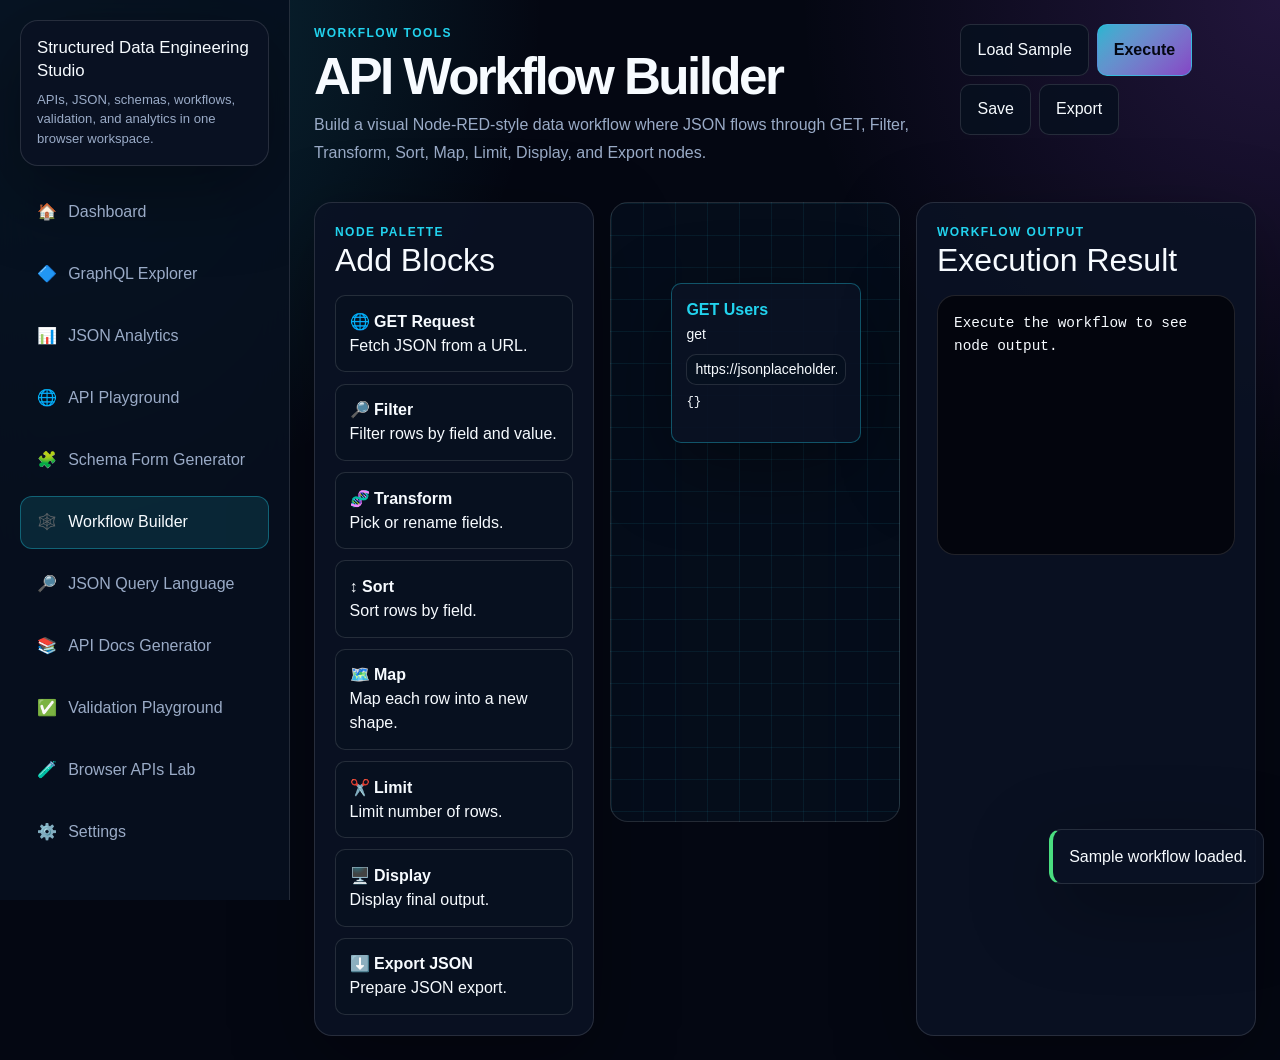
<file: workflow-builder.html>
<!DOCTYPE html>
<html lang="en">

<head>
    <meta charset="UTF-8" />
    <meta name="viewport" content="width=device-width, initial-scale=1.0" />
    <title>API Workflow Builder | Structured Data Engineering Studio</title>
    <link rel="icon" type="image/svg+xml" href="assets/favicon.svg" />
    <link rel="preconnect" href="https://fonts.googleapis.com" />
    <link rel="preconnect" href="https://fonts.gstatic.com" crossorigin />
    <link rel="stylesheet" href="https://fonts.googleapis.com/css2?family=Plus+Jakarta+Sans:wght@400;500;600;700;800&display=swap" />
    <meta name="description" content="Build and execute visual API workflows by passing JSON through configurable nodes in the API Workflow Builder, part of the Structured Data Engineering Studio's browser-based GraphQL, JSON, and API workspace." />
    <link rel="canonical" href="https://fazal305.github.io/structured-data-engineering-studio/workflow-builder.html" />

    <meta property="og:type" content="website" />
    <meta property="og:url" content="https://fazal305.github.io/structured-data-engineering-studio/workflow-builder.html" />
    <meta property="og:title" content="API Workflow Builder | Structured Data Engineering Studio" />
    <meta property="og:description" content="Build and execute visual API workflows by passing JSON through configurable nodes in the API Workflow Builder, part of the Structured Data Engineering Studio's browser-based GraphQL, JSON, and API workspace." />

    <meta name="twitter:card" content="summary_large_image" />
    <meta name="twitter:title" content="API Workflow Builder | Structured Data Engineering Studio" />
    <meta name="twitter:description" content="Build and execute visual API workflows by passing JSON through configurable nodes in the API Workflow Builder, part of the Structured Data Engineering Studio's browser-based GraphQL, JSON, and API workspace." />

    <link href="https://cdn.jsdelivr.net/npm/bootstrap@5.3.3/dist/css/bootstrap.min.css" rel="stylesheet">
    <link rel="stylesheet" href="styles.css">
    <link rel="stylesheet" href="css/workflow-builder.css">
</head>

<body>
    <div class="app-shell">
        <div data-sidebar></div>

        <main class="main-content">
            <header class="page-header">
                <div>
                    <div class="page-kicker">Workflow Tools</div>
                    <h1 class="page-title">API Workflow Builder</h1>
                    <p class="page-subtitle">Build a visual Node-RED-style data workflow where JSON flows through GET,
                        Filter, Transform, Sort, Map, Limit, Display, and Export nodes.</p>
                </div>
                <div class="d-flex flex-wrap gap-2">
                    <button class="btn-ghost" id="loadSampleWorkflowBtn">Load Sample</button>
                    <button class="btn-app" id="executeWorkflowBtn">Execute</button>
                    <button class="btn-ghost" id="saveWorkflowBtn">Save</button>
                    <button class="btn-ghost" id="exportWorkflowBtn">Export</button>
                </div>
            </header>

            <section class="workflow-layout">
                <aside class="card-panel">
                    <div class="page-kicker">Node Palette</div>
                    <h2>Add Blocks</h2>
                    <div id="nodePalette" class="node-palette mt-3"></div>
                </aside>

                <section>
                    <div id="workflowCanvas" class="workflow-canvas"></div>
                </section>

                <aside class="card-panel">
                    <div class="page-kicker">Workflow Output</div>
                    <h2>Execution Result</h2>
                    <pre id="workflowOutput" class="code-output mt-3">Execute the workflow to see node output.</pre>
                </aside>
            </section>
        </main>
    </div>

    <script src="https://code.jquery.com/jquery-3.7.1.min.js"></script>
    <script src="js/shared.js"></script>
    <script src="js/workflow-builder.js"></script>
</body>

</html>
</file>
<file: styles.css>
:root {
  --bg: #040712;
  --bg-soft: #07111f;
  --card: rgba(10, 18, 36, 0.9);
  --text: #f7fbff;
  --muted: #9aabc7;
  --primary: #22d3ee;
  --secondary: #a855f7;
  --success: #4ade80;
  --warning: #facc15;
  --danger: #fb7185;
  --radius: 18px;
  --font-family: "Plus Jakarta Sans", system-ui, sans-serif;
  --border: rgba(255, 255, 255, 0.12);
  --shadow: 0 24px 80px rgba(0, 0, 0, 0.35);
}

* {
  box-sizing: border-box;
}

html {
  scroll-behavior: smooth;
}

body {
  min-height: 100vh;
  margin: 0;
  background:
    radial-gradient(
      circle at top left,
      color-mix(in srgb, var(--primary) 22%, transparent),
      transparent 34rem
    ),
    radial-gradient(
      circle at top right,
      color-mix(in srgb, var(--secondary) 18%, transparent),
      transparent 30rem
    ),
    var(--bg);
  color: var(--text);
  font-family: var(--font-family);
  overflow-x: hidden;
}

a {
  color: inherit;
  text-decoration: none;
}

button,
input,
select,
textarea {
  font-family: inherit;
}

.app-shell {
  display: flex;
  min-height: 100vh;
}

.sidebar {
  position: sticky;
  top: 0;
  width: 290px;
  height: 100vh;
  padding: 1.25rem;
  background: color-mix(in srgb, var(--bg-soft) 88%, transparent);
  border-right: 1px solid var(--border);
  backdrop-filter: blur(18px);
  overflow-y: auto;
  z-index: 10;
}

.sidebar-brand {
  padding: 1rem;
  border: 1px solid var(--border);
  border-radius: var(--radius);
  background: var(--card);
  box-shadow: var(--shadow);
}

.sidebar-brand h1 {
  margin: 0;
  font-size: 1.05rem;
  line-height: 1.35;
}

.sidebar-brand p {
  margin: 0.45rem 0 0;
  color: var(--muted);
  font-size: 0.82rem;
}

.nav-list {
  display: grid;
  gap: 0.55rem;
  margin-top: 1.25rem;
}

.nav-link {
  display: flex;
  align-items: center;
  gap: 0.7rem;
  padding: 0.85rem 0.95rem;
  color: var(--muted);
  border: 1px solid transparent;
  border-radius: calc(var(--radius) - 6px);
  transition: 180ms ease;
}

.nav-link:hover,
.nav-link.active {
  color: var(--text);
  background: color-mix(in srgb, var(--primary) 12%, transparent);
  border-color: color-mix(in srgb, var(--primary) 35%, transparent);
}

.nav-icon {
  width: 1.3rem;
  text-align: center;
}

.main-content {
  width: calc(100% - 290px);
  padding: 1.5rem;
}

.page-header {
  display: flex;
  justify-content: space-between;
  gap: 1rem;
  align-items: flex-start;
  margin-bottom: 1.25rem;
}

.page-kicker {
  color: var(--primary);
  text-transform: uppercase;
  letter-spacing: 0.12em;
  font-size: 0.75rem;
  font-weight: 800;
}

.page-title {
  margin: 0.25rem 0;
  font-size: clamp(2rem, 4vw, 4rem);
  font-weight: 900;
  letter-spacing: -0.05em;
}

.page-subtitle {
  max-width: 850px;
  color: var(--muted);
  font-size: 1rem;
  line-height: 1.7;
}

.card-panel,
.tool-card,
.code-panel,
.metric-card,
.table-panel {
  background: var(--card);
  border: 1px solid var(--border);
  border-radius: var(--radius);
  box-shadow: var(--shadow);
}

.card-panel {
  padding: 1.25rem;
}

.grid {
  display: grid;
  gap: 1rem;
}

.grid-2 {
  grid-template-columns: repeat(2, minmax(0, 1fr));
}

.grid-3 {
  grid-template-columns: repeat(3, minmax(0, 1fr));
}

.grid-4 {
  grid-template-columns: repeat(4, minmax(0, 1fr));
}

.btn-app {
  border: 1px solid color-mix(in srgb, var(--primary) 45%, transparent);
  background: linear-gradient(
    135deg,
    color-mix(in srgb, var(--primary) 85%, transparent),
    color-mix(in srgb, var(--secondary) 75%, transparent)
  );
  color: var(--bg);
  font-weight: 800;
  border-radius: calc(var(--radius) - 8px);
  padding: 0.8rem 1rem;
  transition: 180ms ease;
}

.btn-app:hover {
  transform: translateY(-1px);
  filter: brightness(1.08);
}

.btn-ghost {
  border: 1px solid var(--border);
  background: color-mix(in srgb, var(--bg-soft) 82%, transparent);
  color: var(--text);
  border-radius: calc(var(--radius) - 8px);
  padding: 0.8rem 1rem;
}

.form-control,
.form-select {
  background: color-mix(in srgb, var(--bg-soft) 82%, transparent);
  border: 1px solid var(--border);
  color: var(--text);
  border-radius: calc(var(--radius) - 8px);
}

.form-control:focus,
.form-select:focus {
  background: color-mix(in srgb, var(--bg-soft) 90%, transparent);
  border-color: var(--primary);
  color: var(--text);
  box-shadow: 0 0 0 0.2rem color-mix(in srgb, var(--primary) 20%, transparent);
}

.form-control::placeholder {
  color: color-mix(in srgb, var(--muted) 70%, transparent);
}

textarea.code-input,
pre.code-output {
  min-height: 260px;
  padding: 1rem;
  color: var(--text);
  background: color-mix(in srgb, var(--bg) 72%, black);
  border: 1px solid var(--border);
  border-radius: var(--radius);
  font-family: Consolas, Monaco, monospace;
  font-size: 0.9rem;
  line-height: 1.6;
  white-space: pre-wrap;
}

pre.code-output {
  overflow: auto;
}

.badge-soft {
  display: inline-flex;
  align-items: center;
  gap: 0.4rem;
  padding: 0.45rem 0.65rem;
  color: var(--primary);
  background: color-mix(in srgb, var(--primary) 12%, transparent);
  border: 1px solid color-mix(in srgb, var(--primary) 30%, transparent);
  border-radius: 999px;
  font-size: 0.78rem;
  font-weight: 700;
}

.status-message {
  position: fixed;
  right: 1rem;
  bottom: 1rem;
  max-width: 360px;
  padding: 0.9rem 1rem;
  color: var(--text);
  background: var(--card);
  border: 1px solid var(--border);
  border-left: 4px solid var(--primary);
  border-radius: calc(var(--radius) - 6px);
  box-shadow: var(--shadow);
  z-index: 3000;
}

.status-message.success {
  border-left-color: var(--success);
}

.status-message.warning {
  border-left-color: var(--warning);
}

.status-message.danger {
  border-left-color: var(--danger);
}

.empty-state {
  padding: 2rem;
  color: var(--muted);
  text-align: center;
  border: 1px dashed var(--border);
  border-radius: var(--radius);
  background: color-mix(in srgb, var(--bg-soft) 55%, transparent);
}

.data-table {
  width: 100%;
  border-collapse: separate;
  border-spacing: 0;
  overflow: hidden;
}

.data-table th,
.data-table td {
  padding: 0.85rem;
  border-bottom: 1px solid var(--border);
  color: var(--text);
  vertical-align: top;
}

.data-table th {
  color: var(--primary);
  background: color-mix(in srgb, var(--primary) 10%, transparent);
  font-size: 0.78rem;
  text-transform: uppercase;
  letter-spacing: 0.08em;
}

.data-table td {
  color: color-mix(in srgb, var(--text) 88%, var(--muted));
}

.json-tree {
  display: grid;
  gap: 0.3rem;
  font-family: Consolas, Monaco, monospace;
  font-size: 0.9rem;
}

.json-key {
  color: var(--primary);
}

.json-string {
  color: var(--success);
}

.json-number {
  color: var(--warning);
}

.json-bool,
.json-null {
  color: var(--danger);
}

.transition-overlay {
  position: fixed;
  inset: 0;
  display: grid;
  place-items: center;
  background: var(--bg);
  opacity: 1;
  pointer-events: auto;
  transition: opacity 320ms ease;
  z-index: 9999;
}

.transition-overlay.hidden {
  opacity: 0;
  pointer-events: none;
}

.transition-loader {
  display: none;
  text-align: center;
}

.transition-loader.show {
  display: block;
}

.loader-ring {
  width: 54px;
  height: 54px;
  margin: 0 auto 1rem;
  border: 4px solid color-mix(in srgb, var(--primary) 18%, transparent);
  border-top-color: var(--primary);
  border-radius: 50%;
  animation: loaderSpin 800ms linear infinite;
}

.loader-text {
  color: var(--muted);
  font-weight: 700;
}

@keyframes loaderSpin {
  to {
    transform: rotate(360deg);
  }
}

::-webkit-scrollbar {
  width: 10px;
  height: 10px;
}

::-webkit-scrollbar-track {
  background: var(--bg-soft);
}

::-webkit-scrollbar-thumb {
  background: color-mix(in srgb, var(--primary) 45%, var(--bg-soft));
  border-radius: 999px;
}

@media (max-width: 1100px) {
  .grid-4,
  .grid-3 {
    grid-template-columns: repeat(2, minmax(0, 1fr));
  }

  .sidebar {
    width: 245px;
  }

  .main-content {
    width: calc(100% - 245px);
  }
}

@media (max-width: 820px) {
  .app-shell {
    display: block;
  }

  .sidebar {
    position: relative;
    width: 100%;
    height: auto;
  }

  .main-content {
    width: 100%;
    padding: 1rem;
  }

  .grid-2,
  .grid-3,
  .grid-4 {
    grid-template-columns: 1fr;
  }

  .page-header {
    display: block;
  }
}
</file>
<file: css/dashboard.css>
.hero-panel {
  padding: 2rem;
  background:
    linear-gradient(
      135deg,
      color-mix(in srgb, var(--primary) 12%, transparent),
      transparent
    ),
    var(--card);
}

.hero-actions {
  display: flex;
  flex-wrap: wrap;
  gap: 0.8rem;
  margin-top: 1.5rem;
}

.module-card {
  padding: 1.2rem;
  transition: 180ms ease;
}

.module-card:hover {
  transform: translateY(-4px);
  border-color: color-mix(in srgb, var(--primary) 45%, transparent);
}

.module-card h3 {
  margin: 0.8rem 0 0.4rem;
  font-size: 1.05rem;
}

.module-card p {
  color: var(--muted);
  font-size: 0.9rem;
  line-height: 1.6;
}

.metric-card {
  padding: 1rem;
}

.metric-value {
  font-size: 2rem;
  font-weight: 900;
  color: var(--primary);
}

.metric-label {
  color: var(--muted);
}

.track-list {
  display: grid;
  gap: 0.8rem;
}

.track-item {
  padding: 1rem;
  border-left: 3px solid var(--primary);
  background: color-mix(in srgb, var(--bg-soft) 72%, transparent);
  border-radius: calc(var(--radius) - 8px);
}

.activity-item {
  padding: 0.9rem;
  border-bottom: 1px solid var(--border);
}

.activity-item:last-child {
  border-bottom: 0;
}
</file>
<file: css/api-doc-generator.css>
.docs-layout {
  display: grid;
  grid-template-columns: 1fr 1fr;
  gap: 1rem;
}

.field-doc {
  padding: 0.9rem;
  margin-bottom: 0.7rem;
  background: color-mix(in srgb, var(--bg-soft) 72%, transparent);
  border: 1px solid var(--border);
  border-radius: calc(var(--radius) - 8px);
}

.field-path {
  color: var(--primary);
  font-family: Consolas, Monaco, monospace;
  font-weight: 800;
}

.type-chip {
  display: inline-block;
  margin-top: 0.4rem;
  padding: 0.3rem 0.55rem;
  color: var(--warning);
  background: color-mix(in srgb, var(--warning) 12%, transparent);
  border-radius: 999px;
  font-size: 0.75rem;
}

@media (max-width: 1000px) {
  .docs-layout {
    grid-template-columns: 1fr;
  }
}
</file>
<file: css/api-playground.css>
.api-layout {
  display: grid;
  grid-template-columns: 340px 1fr;
  gap: 1rem;
}

.api-option {
  display: block;
  width: 100%;
  padding: 0.9rem;
  margin-bottom: 0.7rem;
  text-align: left;
  color: var(--text);
  background: color-mix(in srgb, var(--bg-soft) 72%, transparent);
  border: 1px solid var(--border);
  border-radius: calc(var(--radius) - 8px);
}

.api-option.active,
.api-option:hover {
  border-color: var(--primary);
  background: color-mix(in srgb, var(--primary) 12%, transparent);
}

.parsed-card {
  padding: 1rem;
  background: color-mix(in srgb, var(--bg-soft) 72%, transparent);
  border: 1px solid var(--border);
  border-radius: calc(var(--radius) - 8px);
}

.api-history {
  display: grid;
  gap: 0.7rem;
  max-height: 420px;
  overflow: auto;
}

@media (max-width: 1000px) {
  .api-layout {
    grid-template-columns: 1fr;
  }
}
</file>
<file: css/browser-apis-lab.css>
.api-lab-grid {
  display: grid;
  grid-template-columns: repeat(3, minmax(0, 1fr));
  gap: 1rem;
}

.capability-card {
  padding: 1rem;
  background: var(--card);
  border: 1px solid var(--border);
  border-radius: var(--radius);
}

.capability-card h3 {
  color: var(--primary);
}

.demo-output {
  min-height: 90px;
  padding: 0.9rem;
  color: var(--muted);
  background: color-mix(in srgb, var(--bg-soft) 72%, transparent);
  border: 1px solid var(--border);
  border-radius: calc(var(--radius) - 8px);
}

.roadmap-step {
  padding: 1rem;
  border-left: 3px solid var(--secondary);
  background: color-mix(in srgb, var(--bg-soft) 70%, transparent);
  border-radius: calc(var(--radius) - 8px);
}

@media (max-width: 1000px) {
  .api-lab-grid {
    grid-template-columns: 1fr;
  }
}
</file>
<file: css/graphql-explorer.css>
.graphql-layout {
  display: grid;
  grid-template-columns: 1.05fr 0.95fr;
  gap: 1rem;
}

.editor-toolbar,
.response-toolbar {
  display: flex;
  justify-content: space-between;
  gap: 0.8rem;
  align-items: center;
  margin-bottom: 0.8rem;
}

.headers-grid {
  display: grid;
  gap: 0.7rem;
}

.history-list {
  display: grid;
  gap: 0.8rem;
  max-height: 480px;
  overflow: auto;
}

.history-item {
  padding: 0.9rem;
  background: color-mix(in srgb, var(--bg-soft) 70%, transparent);
  border: 1px solid var(--border);
  border-radius: calc(var(--radius) - 8px);
  cursor: pointer;
}

.history-item:hover {
  border-color: var(--primary);
}

.response-meta {
  display: flex;
  flex-wrap: wrap;
  gap: 0.6rem;
  margin-bottom: 0.8rem;
}

@media (max-width: 1000px) {
  .graphql-layout {
    grid-template-columns: 1fr;
  }
}
</file>
<file: css/json-query-language.css>
.query-layout {
  display: grid;
  grid-template-columns: 1fr 1fr;
  gap: 1rem;
}

.token-list {
  display: flex;
  flex-wrap: wrap;
  gap: 0.5rem;
}

.token-pill {
  padding: 0.4rem 0.6rem;
  color: var(--primary);
  background: color-mix(in srgb, var(--primary) 12%, transparent);
  border: 1px solid color-mix(in srgb, var(--primary) 30%, transparent);
  border-radius: 999px;
  font-family: Consolas, Monaco, monospace;
  font-size: 0.8rem;
}

.saved-query {
  padding: 0.75rem;
  background: color-mix(in srgb, var(--bg-soft) 72%, transparent);
  border: 1px solid var(--border);
  border-radius: calc(var(--radius) - 8px);
  cursor: pointer;
}

.saved-query:hover {
  border-color: var(--primary);
}

@media (max-width: 1000px) {
  .query-layout {
    grid-template-columns: 1fr;
  }
}
</file>
<file: css/schema-form-generator.css>
.schema-layout {
  display: grid;
  grid-template-columns: 1fr 1fr;
  gap: 1rem;
}

.generated-form {
  display: grid;
  gap: 1rem;
}

.generated-field {
  padding: 1rem;
  background: color-mix(in srgb, var(--bg-soft) 70%, transparent);
  border: 1px solid var(--border);
  border-radius: calc(var(--radius) - 8px);
}

.required-mark {
  color: var(--danger);
}

.validation-note {
  margin-top: 0.35rem;
  color: var(--danger);
  font-size: 0.82rem;
}

@media (max-width: 1000px) {
  .schema-layout {
    grid-template-columns: 1fr;
  }
}
</file>
<file: css/settings.css>
.settings-layout {
  display: grid;
  grid-template-columns: 1fr 360px;
  gap: 1rem;
}

.settings-section {
  margin-bottom: 1rem;
  padding: 1rem;
  background: var(--card);
  border: 1px solid var(--border);
  border-radius: var(--radius);
}

.color-grid {
  display: grid;
  grid-template-columns: repeat(2, minmax(0, 1fr));
  gap: 0.8rem;
}

.theme-preview {
  padding: 1rem;
  background: var(--bg-soft);
  border: 1px solid var(--border);
  border-radius: var(--radius);
}

.preview-card {
  padding: 1rem;
  background: var(--card);
  border: 1px solid var(--border);
  border-radius: var(--radius);
}

.range-value {
  color: var(--primary);
  font-weight: 900;
}

@media (max-width: 1000px) {
  .settings-layout,
  .color-grid {
    grid-template-columns: 1fr;
  }
}
</file>
<file: css/validation-playground.css>
.validation-layout {
  display: grid;
  grid-template-columns: 1fr 420px;
  gap: 1rem;
}

.rule-card,
.error-card {
  padding: 0.9rem;
  margin-bottom: 0.75rem;
  background: color-mix(in srgb, var(--bg-soft) 72%, transparent);
  border: 1px solid var(--border);
  border-radius: calc(var(--radius) - 8px);
}

.error-card {
  border-left: 4px solid var(--danger);
}

.success-card {
  border-left: 4px solid var(--success);
}

.rule-grid {
  display: grid;
  grid-template-columns: 1fr 1fr;
  gap: 0.7rem;
}

@media (max-width: 1000px) {
  .validation-layout,
  .rule-grid {
    grid-template-columns: 1fr;
  }
}
</file>
<file: css/workflow-builder.css>
.workflow-layout {
  display: grid;
  grid-template-columns: 280px 1fr 340px;
  gap: 1rem;
}

.node-palette {
  display: grid;
  gap: 0.7rem;
}

.node-button {
  width: 100%;
  padding: 0.85rem;
  color: var(--text);
  background: color-mix(in srgb, var(--bg-soft) 72%, transparent);
  border: 1px solid var(--border);
  border-radius: calc(var(--radius) - 8px);
  text-align: left;
}

.workflow-canvas {
  position: relative;
  min-height: 620px;
  overflow: auto;
  background:
    linear-gradient(
      color-mix(in srgb, var(--primary) 8%, transparent) 1px,
      transparent 1px
    ),
    linear-gradient(
      90deg,
      color-mix(in srgb, var(--primary) 8%, transparent) 1px,
      transparent 1px
    ),
    color-mix(in srgb, var(--bg-soft) 70%, transparent);
  background-size: 32px 32px;
  border: 1px solid var(--border);
  border-radius: var(--radius);
}

.workflow-node {
  position: absolute;
  width: 190px;
  padding: 0.9rem;
  cursor: grab;
  background: var(--card);
  border: 1px solid color-mix(in srgb, var(--primary) 35%, transparent);
  border-radius: calc(var(--radius) - 8px);
  box-shadow: var(--shadow);
}

.workflow-node:active {
  cursor: grabbing;
}

.node-title {
  font-weight: 900;
  color: var(--primary);
}

.node-output {
  max-height: 140px;
  overflow: auto;
  font-size: 0.78rem;
}

@media (max-width: 1200px) {
  .workflow-layout {
    grid-template-columns: 1fr;
  }
}
</file>
